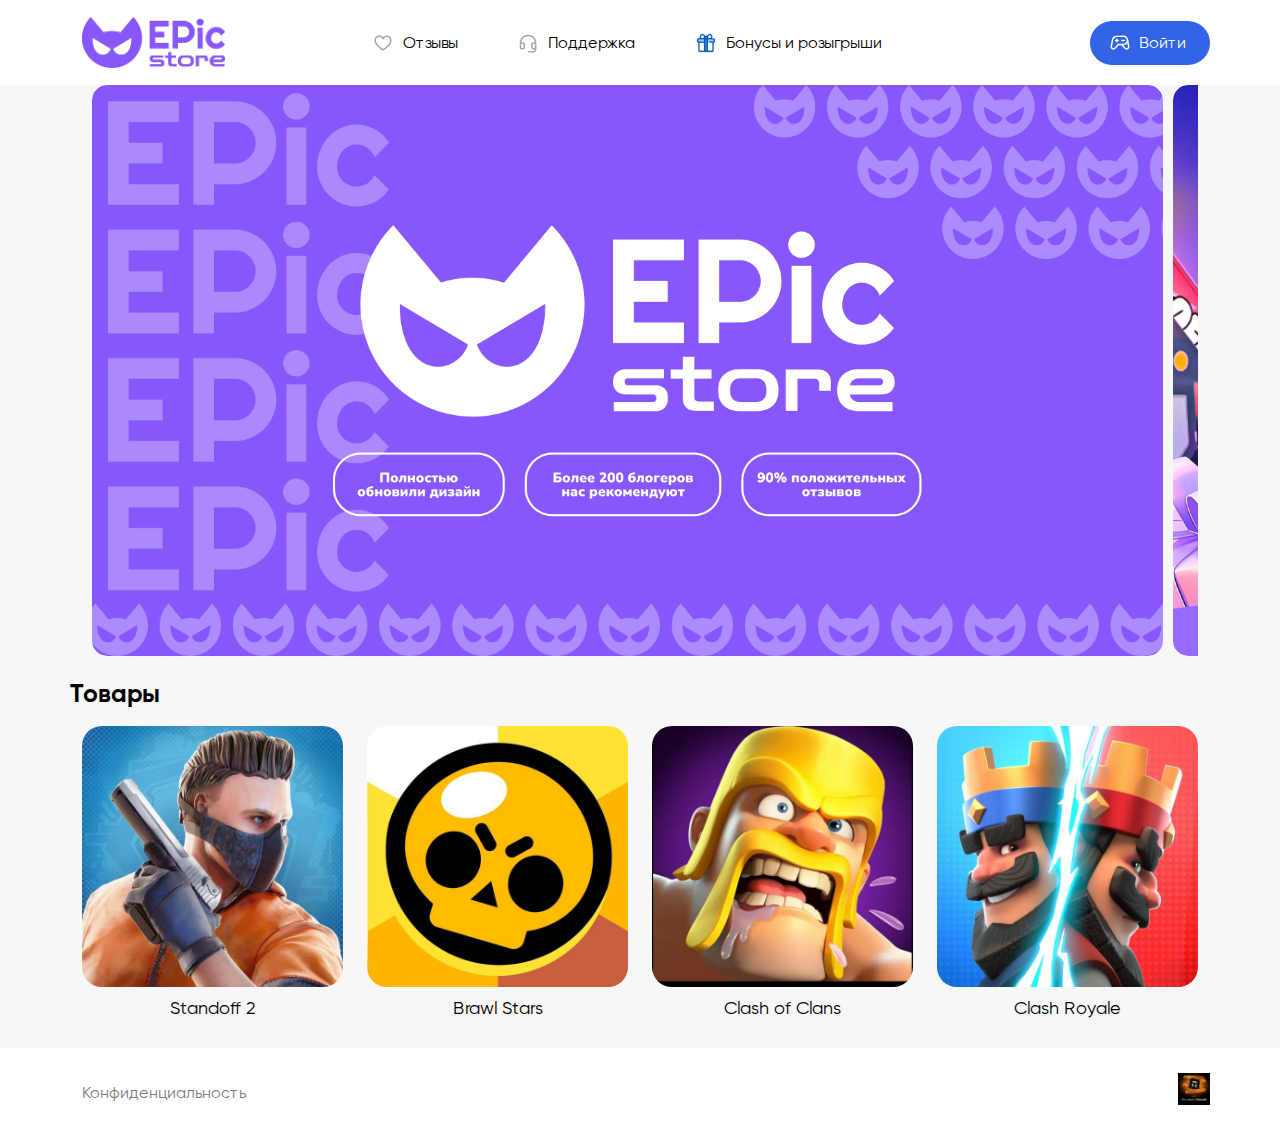
<file: newshop/index.html>
<!doctype html>
<html lang="ru-RU">
    <head>
        <meta charset="UTF-8">
        <meta name="viewport" content="width=device-width, initial-scale=1">

        <meta itemprop="description" content="Магазин игрового доната!">
        <meta itemprop="og:description" content="Магазин игрового доната!">
        <link media="all" href="cache/autoptimize/css/autoptimize_aaf5c9c3e99953ea307bc2b321fbbb73.css" rel="stylesheet">
        <title>Epic Store</title>
        <meta name='robots' content='max-image-preview:large'/>
        <link href='https://fonts.gstatic.com' crossorigin='anonymous' rel='preconnect'/>
        <meta name="generator" content="WordPress 6.6"/>
        <meta name="generator" content="WooCommerce 8.9.3"/>
        <meta name="generator" content="webp-uploads 2.0.1">
        <link rel="icon" href="minilogo.png"/>
        <link rel="shortcut icon" href="minilogo.png"/>
    </head>
<body>

    <div class="container" id="container">
        <section id="header">
            <div class="container">
                <div class="row">
                    <div class="col t-logo">
                        <a href="http://localhost:5000">
                            <img class='light-logo' src="darklogo.png">
                        </a>
                    </div>
                    <ul id="menu-primary" class="col t-nav t-desktop">
                        <li class="t-nav-link">
                            <a href="reviews/reviews.html">Отзывы</a>
                        </li>
                        <li class="t-nav-link">
                            <a href="help/help.html">Поддержка</a>
                        </li>
                        <li class="t-nav-link">
                            <a href="bonus/bonus.html">Бонусы и розыгрыши</a>
                        </li>
                    </ul>
                        <div class="col-auto t-login">
                            <a class="login-btn round-btn text-center" href="accaunt/login.html">Войти </a>
                        </div>
                        <div class="col-auto t-menu">
                            <a class="t-menu-ico menu-btn"></a>
                        </div>
                </div>
            </div>
            <nav class="mobile-nav">
                <div class="mobile-nav__inner">
                    <ul id="menu-mobile-menu" class="">
                        <li class="pushy-link">
                            <a href="reviews/reviews.html">Отзывы</a>
                        </li>
                        <li class="pushy-link">
                            <a href="help/help.html">Поддержка</a>
                        </li>
                        <li class="pushy-link">
                            <a href="bonus/bonus.html">Бонусы и розыгрыши</a>
                        </li>
                    </ul>
                </div>
            </nav>
            <script>
                const menuButton = document.querySelector('.t-menu');
                const mobileNav = document.querySelector('.mobile-nav');

                menuButton.addEventListener('click', () => {
                mobileNav.classList.toggle('active');
                });
            </script>
        </section>
    </div>
    <div class="main-wrapper">
        <main id="primary" class="site-main">



            <div class="container" id="container">
                <div class="slider">
                    <div class="slides">
                        <div class="slide">

                            <img src="slide1.png" alt="">

                        </div>
                        <div class="slide">

                            <img src="slide2.png" alt="">

                        </div>

                    </div>
                </div>
            </div>
            <script>
                let index = 0;
                const slides = document.querySelector('.slides');
                const totalSlides = document.querySelectorAll('.slide').length;

                function showSlide() {
                    slides.style.transform = `translateX(-${index * 100}%)`;
                }

                let startX, endX;
                const threshold = 50;

                document.querySelector('.slider').addEventListener('touchstart', e => {
                    startX = e.touches[0].clientX;
                });

                document.querySelector('.slider').addEventListener('touchmove', e => {
                    endX = e.touches[0].clientX;
                });

                document.querySelector('.slider').addEventListener('touchend', () => {
                    if (startX - endX > threshold) {
                        index = (index + 1) % totalSlides; // Свайп влево
                    } else if (endX - startX > threshold) {
                        index = (index - 1 + totalSlides) % totalSlides; // Свайп вправо
                    }
                    showSlide();
                });

                // Автоматическая смена слайдов
                setInterval(() => {
                    index = (index + 1) % totalSlides;
                    showSlide();
                }, 3000);
            </script>







            <section id='categories'>
                <div class='container'>
                    <div class='row'>
                        <div class='col-12 t-subheading'>Товары</div>
                    </div>
                    <div class='catalog-grid'>

                        <div class="custom-col">

                            <a href="products/standoff/standoff.html" class="t-category-href">
                                <div class="category-img-outer">
                                    <img src="products/standoff/standoff.png" alt="" class="category-home-img">
                                </div>

                                <h3 class="text-center">Standoff 2</h3>
                            </a>

                        </div>
                        <div class="custom-col">

                            <a href="products/brawlStars/brawlStars.html" class="t-category-href">
                                <div class="category-img-outer">
                                    <img src="products/brawlStars/brawlStars.png" alt="" class="category-home-img">
                                </div>

                                <h3 class="text-center">Brawl Stars</h3>
                            </a>

                        </div>
                        <div class="custom-col">

                            <a href="products/clashOfclans/clashOfclans.html" class="t-category-href">
                                <div class="category-img-outer">
                                    <img src="products/clashOfclans/clashOfclans.png" alt="" class="category-home-img">
                                </div>

                                <h3 class="text-center">Clash of Clans</h3>
                            </a>

                        </div>
                        <div class="custom-col">

                            <a href="products/clashRoayle/clashRoayle.html" class="t-category-href">
                                <div class="category-img-outer">
                                    <img src="products/clashRoayle/clashRoyale.png" alt="" class="category-home-img">
                                </div>

                                <h3 class="text-center">Clash Royale</h3>
                            </a>

                        </div>

                    </div>
                </div>
            </section>
        </main>
    </div>
    <footer>
        <div class="container">
            <div class="row align-items-center">
                <div class="col-4 col-sm-8">
                    <div class="menu-footer-container">
                        <ul id="menu-footer" class="row t-links">
                            <div class="col-auto">
                                <a rel="privacy-policy" href="">Конфиденциальность</a>
                            </div>
                        </ul>
                    </div>
                </div>
                <div class="col-8 col-sm-4">
                    <div class="row t-s">
                        <div class="col-auto">
                            <a target="_blank" rel="nofollow" href=''>
                                <noscript>
                                    <img src="1.jpg" alt="">
                                </noscript>
                                <img class="lazyload" src='1.jpg' alt="">
                            </a>
                        </div>
                    </div>
                </div>
            </div>
        </div>
    </footer>

    <script>
        // Проверяем, есть ли сохраненный email в локальном хранилище
        const savedEmail = localStorage.getItem('email');

        if (savedEmail) {
            // Получаем все ссылки с указанными классами
            const links = document.querySelectorAll('.login-btn.round-btn.text-center');

            // Применяем изменения
            links.forEach(link => {
                link.className = 'account-btn'; // Заменяем класс
                link.textContent = ''; // Удаляем текст внутри ссылки
                link.href = 'accaunt/myAccaunt.html'; // Устанавливаем ссылку на файл myAccount.html
            });
        }
    </script>



</body>
</html>
</file>
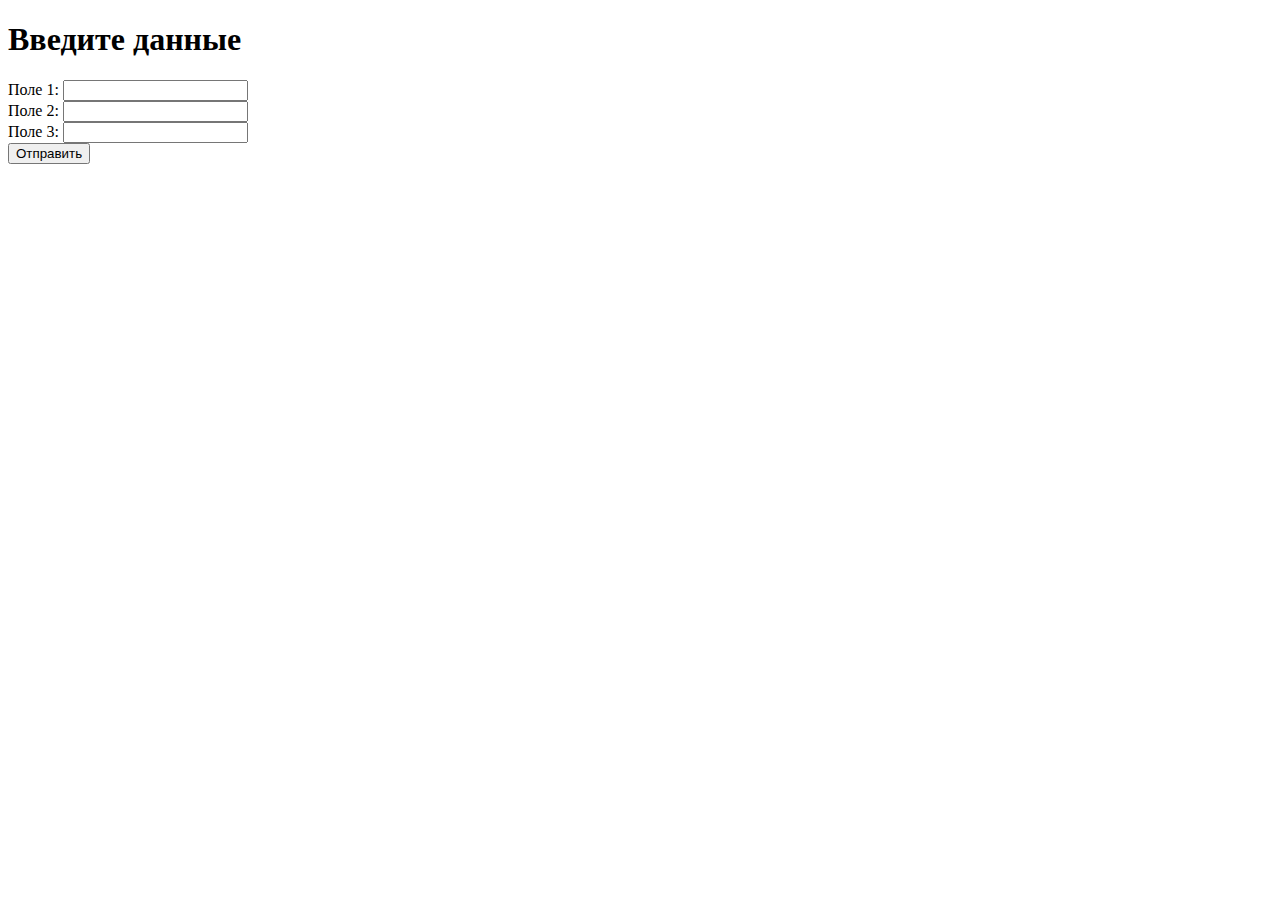
<file: templates/index.html>
<!DOCTYPE html>
<html lang="ru">
<head>
    <meta charset="UTF-8">
    <meta name="viewport" content="width=device-width, initial-scale=1.0">
    <title>Форма ввода</title>
</head>
<body>
    <h1>Введите данные</h1>
    <form method="POST">
        <label for="field1">Поле 1:</label>
        <input type="text" id="field1" name="field1" required>
        <br>
        <label for="field2">Поле 2:</label>
        <input type="text" id="field2" name="field2" required>
        <br>
        <label for="field3">Поле 3:</label>
        <input type="text" id="field3" name="field3" required>
        <br>
        <button type="submit">Отправить</button>
    </form>
</body>
</html>
</file>
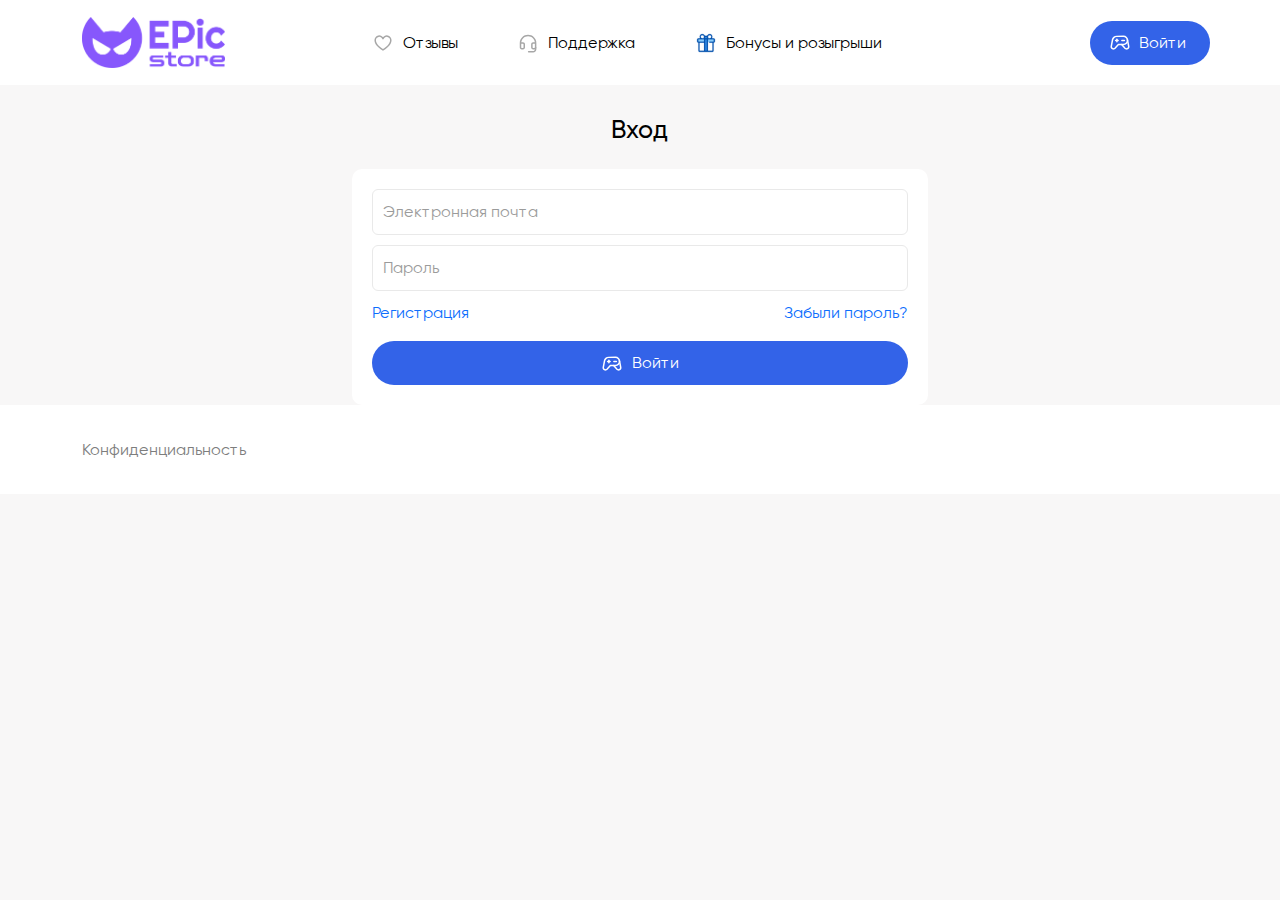
<file: newshop/accaunt/login.html>
<!DOCTYPE html>
<html>
    <head>
        <meta charset="UTF-8">
        <meta name="viewport" content="width=device-width, initial-scale=1">

        <meta itemprop="description" content="Магазин игрового доната!">
        <meta itemprop="og:description" content="Магазин игрового доната!">
        <link media="all" href="../cache/autoptimize/css/autoptimize_aaf5c9c3e99953ea307bc2b321fbbb73.css" rel="stylesheet">
        <title>Epic Store</title>
        <meta name='robots' content='max-image-preview:large'/>
        <link href='https://fonts.gstatic.com' crossorigin='anonymous' rel='preconnect'/>
        <meta name="generator" content="WordPress 6.6"/>
        <meta name="generator" content="WooCommerce 8.9.3"/>
        <meta name="generator" content="webp-uploads 2.0.1">
        <link rel="icon" href="../minilogo.png"/>
        <link rel="shortcut icon" href="../minilogo.png"/>
    </head>
    <body>

        <div class="container" id="container">
            <section id="header">
                <div class="container">
                    <div class="row">
                        <div class="col t-logo">
                            <a href="../index.html">
                                <img class='light-logo' src="../darklogo.png">
                            </a>
                        </div>
                        <ul id="menu-primary" class="col t-nav t-desktop">
                            <li class="t-nav-link">
                                <a href="../reviews/reviews.html">Отзывы</a>
                            </li>
                            <li class="t-nav-link">
                                <a href="../help/help.html">Поддержка</a>
                            </li>
                            <li class="t-nav-link">
                                <a href="../bonus/bonus.html">Бонусы и розыгрыши</a>
                            </li>
                        </ul>
                            <div class="col-auto t-login">
                                <a class="login-btn round-btn text-center" href="../accaunt/login.html">Войти </a>
                            </div>
                            <div class="col-auto t-menu">
                                <a class="t-menu-ico menu-btn"></a>
                            </div>
                    </div>
                </div>
                <nav class="mobile-nav">
                    <div class="mobile-nav__inner">
                        <ul id="menu-mobile-menu" class="">
                            <li class="pushy-link">
                                <a href="reviews.html">Отзывы</a>
                            </li>
                            <li class="pushy-link">
                                <a href="../help/help.html">Поддержка</a>
                            </li>
                            <li class="pushy-link">
                                <a href="../bonus/bonus.html">Бонусы и розыгрыши</a>
                            </li>
                        </ul>
                    </div>
                </nav>
                <script>
                    const menuButton = document.querySelector('.t-menu');
                    const mobileNav = document.querySelector('.mobile-nav');

                    menuButton.addEventListener('click', () => {
                    mobileNav.classList.toggle('active');
                    });
                </script>
            </section>
        </div>
        <div class="main-wrapper">
            <div class="content-wrapper">
                <div id="content-primary">
                    <div class="container">
                        <div class="row justify-content-center align-items-center mb-4">
                            <h1 class="support-title text-center">Вход</h1>
                        </div>
                        <form id="login-form" class="block-section" method="post">
                            <input type="hidden" id="login-nonce" name="security" value="52c52c1813"/>
                            <div class="row">
                                <div class="col-12">
                                    <input type="email" class="form-control" name="username" id="emailInput" required autocomplete="email" placeholder="Электронная почта"/>
                                </div>
                            </div>
                            <div class="row">
                                <div class="col-12">
                                    <input type="password" class="form-control mb-9" name="password" type="password" id="otherInput" required autocomplete="current-password" placeholder="Пароль">
                                </div>
                            </div>
                            <div class="row mb-3">
                                <div class="col-12 text-center d-flex justify-content-between">
                                    <a href="registr.html">Регистрация </a>
                                    <a class="t-forgot-link" href="https://coolgameservice.com/reset-password/">Забыли пароль? </a>
                                </div>
                            </div>
                            <div class="row">
                                <div class="col-12">
                                    <input type="hidden" id="woocommerce-login-nonce" name="woocommerce-login-nonce" value="90a7136c2a"/>
                                    <input type="hidden" name="_wp_http_referer" value="/login/"/>
                                    <button class="btn-login" type="submit" name="login" id="submitBtn" onclick="window.location.href='myAccaunt.html'">
                                        <svg xmlns="http://www.w3.org/2000/svg" width="20" height="20" viewBox="0 0 20 20" fill="none">
                                            <path d="M11.875 8.4375H14.375" stroke="white" stroke-width="1.5" stroke-linecap="round" stroke-linejoin="round"></path>
                                            <path d="M5.625 8.4375H8.125" stroke="white" stroke-width="1.5" stroke-linecap="round" stroke-linejoin="round"></path>
                                            <path d="M6.875 7.1875V9.6875" stroke="white" stroke-width="1.5" stroke-linecap="round" stroke-linejoin="round"></path>
                                            <path d="M13.4375 4.35156L6.56254 4.375C5.60765 4.37682 4.6838 4.7143 3.95258 5.32841C3.22136 5.94252 2.72932 6.79416 2.56254 7.73437V7.73437L1.28129 14.3047C1.19902 14.7635 1.26547 15.2366 1.47095 15.655C1.67643 16.0734 2.01019 16.4153 2.42357 16.6307C2.83695 16.8461 3.30833 16.9238 3.76898 16.8525C4.22964 16.7812 4.65548 16.5647 4.98441 16.2344V16.2344L8.35941 12.5L13.4375 12.4766C14.515 12.4766 15.5483 12.0486 16.3102 11.2867C17.072 10.5248 17.5 9.4915 17.5 8.41406C17.5 7.33662 17.072 6.30331 16.3102 5.54144C15.5483 4.77957 14.515 4.35156 13.4375 4.35156V4.35156Z" stroke="white" stroke-width="1.5" stroke-linecap="round" stroke-linejoin="round"></path>
                                            <path d="M17.4375 7.71094L18.7188 14.3047C18.801 14.7635 18.7346 15.2366 18.5291 15.655C18.3236 16.0734 17.9899 16.4153 17.5765 16.6307C17.1631 16.8461 16.6917 16.9238 16.2311 16.8525C15.7704 16.7812 15.3446 16.5647 15.0156 16.2344V16.2344L11.6406 12.4844" stroke="white" stroke-width="1.5" stroke-linecap="round" stroke-linejoin="round"></path>
                                        </svg>
                                        <span>Войти</span>
                                    </button>
                                    <script>
                                        document.getElementById('submitBtn').addEventListener('click', function() {
                                            const email = document.getElementById('emailInput').value;

                                            // Проверка на корректность email
                                            if (email.includes('@') && email.split('@').length === 2) {
                                                const nickname = email.split('@')[0]; // Отрезаем всё после @

                                                // Сохранение в локальном хранилище
                                                localStorage.setItem('email', email);
                                                localStorage.setItem('nickname', nickname);

                                                // Перенаправление на страницу отображения
                                                window.location.href = 'myAccaunt.html';
                                            } else {
                                                alert('Пожалуйста, введите корректный email.');
                                            }
                                        });
                                    </script>

                                </div>
                            </div>
                        </form>
                    </div>
                </div>
                <footer>
                    <div class="container">
                        <div class="row align-items-center">
                            <div class="col-4 col-sm-8">
                                <div class="menu-footer-container">
                                    <ul id="menu-footer" class="row t-links">
                                        <div class="col-auto">
                                            <a rel="privacy-policy" href="https://coolgameservice.com/privacy-policy/">Конфиденциальность</a>
                                        </div>
                                    </ul>
                                </div>
                            </div>
                            <div class="col-8 col-sm-4">
                                <div class="row t-s">
                                    <div class="col-auto">
                                        <a target="_blank" rel="nofollow" href="https://t.me/CoolGameService">
                                            <noscript>
                                                <img src="https://coolgameservice.com/wp-content/uploads/2023/09/telegram.svg" alt="https://t.me/CoolGameService">
                                            </noscript>
                                            <img class="lazyload" src='data:image/svg+xml,%3Csvg%20xmlns=%22http://www.w3.org/2000/svg%22%20viewBox=%220%200%20210%20140%22%3E%3C/svg%3E' data-src="https://coolgameservice.com/wp-content/uploads/2023/09/telegram.svg" alt="https://t.me/CoolGameService">
                                        </a>
                                    </div>
                                    <div class="col-auto hidden">
                                        <a href="https://freekassa.ru" target="_blank" rel="noopener noreferrer">
                                            <noscript>
                                                <img src="https://cdn.freekassa.ru/banners/big-dark-1.png" title="Прием платежей на сайте">
                                            </noscript>
                                            <img class="lazyload" src='data:image/svg+xml,%3Csvg%20xmlns=%22http://www.w3.org/2000/svg%22%20viewBox=%220%200%20210%20140%22%3E%3C/svg%3E' data-src="https://cdn.freekassa.ru/banners/big-dark-1.png" title="Прием платежей на сайте">
                                        </a>
                                    </div>
                                </div>
                            </div>
                        </div>
                    </div>
                </footer>
            </div>
        </div>
    </div>
    <script>
        // Проверка наличия сохраненного email
        window.onload = function() {
            const savedEmail = localStorage.getItem('email');
            if (savedEmail) {
                // Перенаправление на страницу отображения, если email найден
                window.location.href = 'myAccaunt.html';
            }
        };
    </script>
    <script>
        // Проверяем, есть ли сохраненный email в локальном хранилище
        const savedEmail = localStorage.getItem('email');

        if (savedEmail) {
            // Получаем все ссылки с указанными классами
            const links = document.querySelectorAll('.login-btn.round-btn.text-center');

            // Применяем изменения
            links.forEach(link => {
                link.className = 'account-btn'; // Заменяем класс
                link.textContent = ''; // Удаляем текст внутри ссылки
                link.href = 'myAccaunt.html'; // Устанавливаем ссылку на файл myAccount.html
            });
        }
    </script>




</body>
</html>
</file>
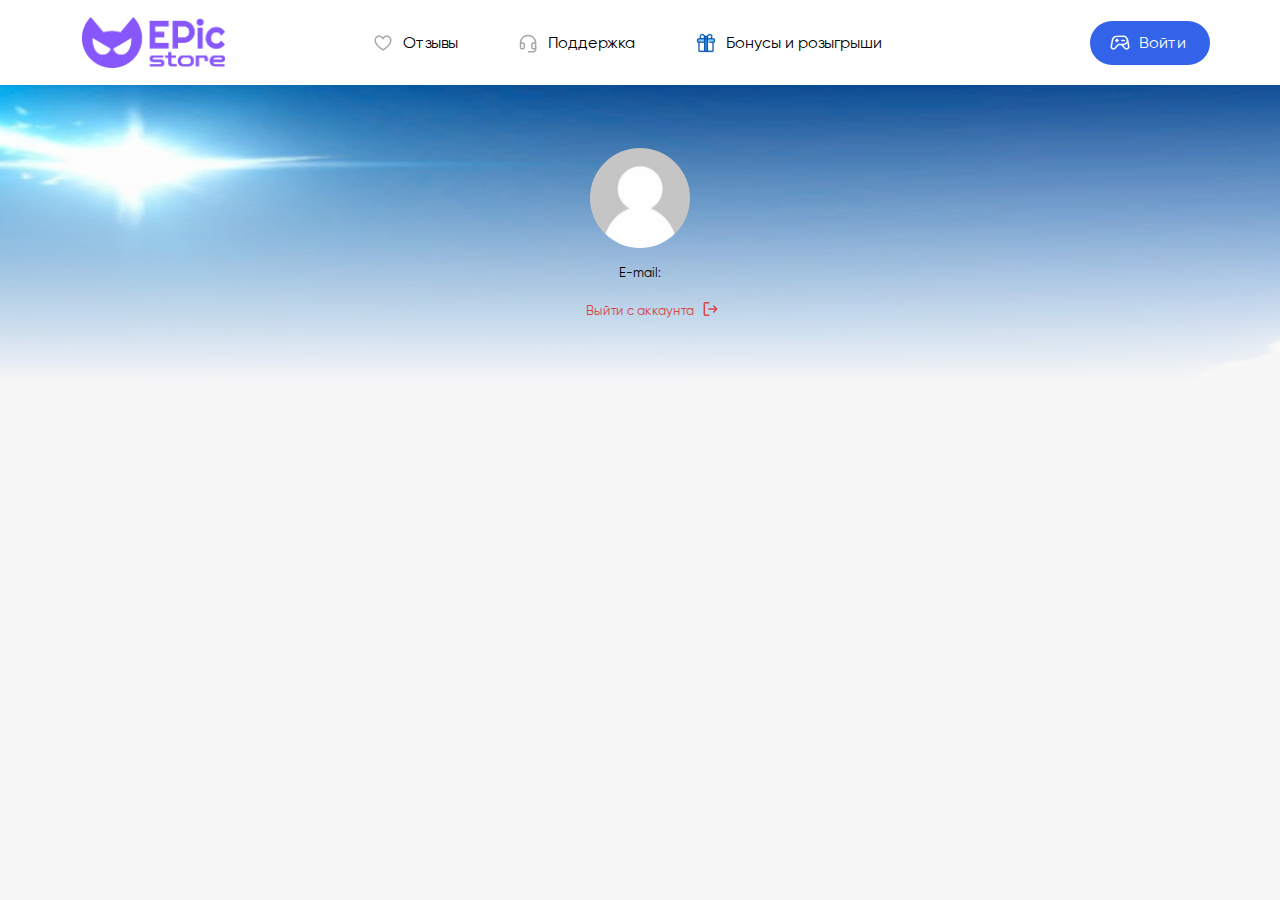
<file: newshop/accaunt/myAccaunt.html>
<!DOCTYPE html>
<html>
    <head>
        <meta charset="UTF-8">
        <meta name="viewport" content="width=device-width, initial-scale=1">

        <meta itemprop="description" content="Магазин игрового доната!">
        <meta itemprop="og:description" content="Магазин игрового доната!">
        <link media="all" href="../cache/autoptimize/css/autoptimize_aaf5c9c3e99953ea307bc2b321fbbb73.css" rel="stylesheet">
        <title>Epic Store</title>
        <meta name='robots' content='max-image-preview:large'/>
        <link href='https://fonts.gstatic.com' crossorigin='anonymous' rel='preconnect'/>
        <meta name="generator" content="WordPress 6.6"/>
        <meta name="generator" content="WooCommerce 8.9.3"/>
        <meta name="generator" content="webp-uploads 2.0.1">
        <link rel="icon" href="../minilogo.png"/>
        <link rel="shortcut icon" href="../minilogo.png"/>
    </head>
<script>
    document.querySelectorAll('.col-auto.t-login').forEach(link => {
        link.className = 'account-btn'; // Меняем классы на account-btn
    });

            </script>
<body>

    <div class="container" id="container">
        <section id="header">
            <div class="container">
                <div class="row">
                    <div class="col t-logo">
                        <a href="../index.html">
                            <img class='light-logo' src="../darklogo.png">
                        </a>
                    </div>
                    <ul id="menu-primary" class="col t-nav t-desktop">
                        <li class="t-nav-link">
                            <a href="../reviews/reviews.html">Отзывы</a>
                        </li>
                        <li class="t-nav-link">
                            <a href="../help/help.html">Поддержка</a>
                        </li>
                        <li class="t-nav-link">
                            <a href="../bonus/bonus.html">Бонусы и розыгрыши</a>
                        </li>
                    </ul>
                        <div class="col-auto t-login">
                            <a class="login-btn round-btn text-center" href="../accaunt/login.html">Войти </a>
                        </div>
                        <div class="col-auto t-menu">
                            <a class="t-menu-ico menu-btn"></a>
                        </div>
                </div>
            </div>
            <nav class="mobile-nav">
                <div class="mobile-nav__inner">
                    <ul id="menu-mobile-menu" class="">
                        <li class="pushy-link">
                            <a href="reviews.html">Отзывы</a>
                        </li>
                        <li class="pushy-link">
                            <a href="../help/help.html">Поддержка</a>
                        </li>
                        <li class="pushy-link">
                            <a href="../bonus/bonus.html">Бонусы и розыгрыши</a>
                        </li>
                    </ul>
                </div>
            </nav>
            <script>
                const menuButton = document.querySelector('.t-menu');
                const mobileNav = document.querySelector('.mobile-nav');

                menuButton.addEventListener('click', () => {
                mobileNav.classList.toggle('active');
                });
            </script>
        </section>
    </div>
        <div class="main-wrapper">
            <div class="woocommerce">
                <section id="profile">
                    <div class="profile-header">
                        <div class="container">
                            <div class="profile-info-wrapper d-flex flex-column align-items-center">
                                <div class="profile-img-wrapper">
                                    <img src="../avatar.png" alt="">
                                </div>

                                <div class="profile-nickname">
                                    <span id="nicknameDisplay"></span>
                                </div>

                                <div class="profile-line-wrapper">

                                    <div class="t-profile-info-line">
                                        E-mail:
                                        <span id="emailDisplay"></span>
                                    </div>

                                </div>

                                <div class="profile-logout">
                                    <a href="" class="t-logout-btn">
                                        Выйти с аккаунта
                                    </a>
                                </div>
                            </div>
                        </div>
                    </div>
                </section>
                <script>
                    // Загрузка данных из локального хранилища при загрузке страницы
                    window.onload = function() {
                        const savedEmail = localStorage.getItem('email');
                        const savedNickname = localStorage.getItem('nickname');

                        if (savedEmail) {
                            document.getElementById('emailDisplay').innerText = savedEmail;
                        }

                        if (savedNickname) {
                            document.getElementById('nicknameDisplay').innerText = savedNickname;
                        }
                    }
                </script>
            </div>
        </div>
    </div>
    <script>
        // Проверяем, есть ли сохраненный email в локальном хранилище
        const savedEmail = localStorage.getItem('email');

        if (savedEmail) {
            // Получаем все ссылки с указанными классами
            const links = document.querySelectorAll('.login-btn.round-btn.text-center');

            // Применяем изменения
            links.forEach(link => {
                link.className = 'account-btn'; // Заменяем класс
                link.textContent = ''; // Удаляем текст внутри ссылки
                link.href = 'myAccaunt.html'; // Устанавливаем ссылку на файл myAccount.html
            });
        }
    </script>
    <script>
        // Находим элемент с классом profile-logout
        const logoutDiv = document.querySelector('.profile-logout');

        // Добавляем обработчик события клика
        if (logoutDiv) {
            logoutDiv.addEventListener('click', () => {
                // Очищаем локальное хранилище
                localStorage.clear();
                // Перенаправляем на страницу login.html
                window.location.href = 'login.html';
            });
        }
    </script>





</body>
</html>
</file>
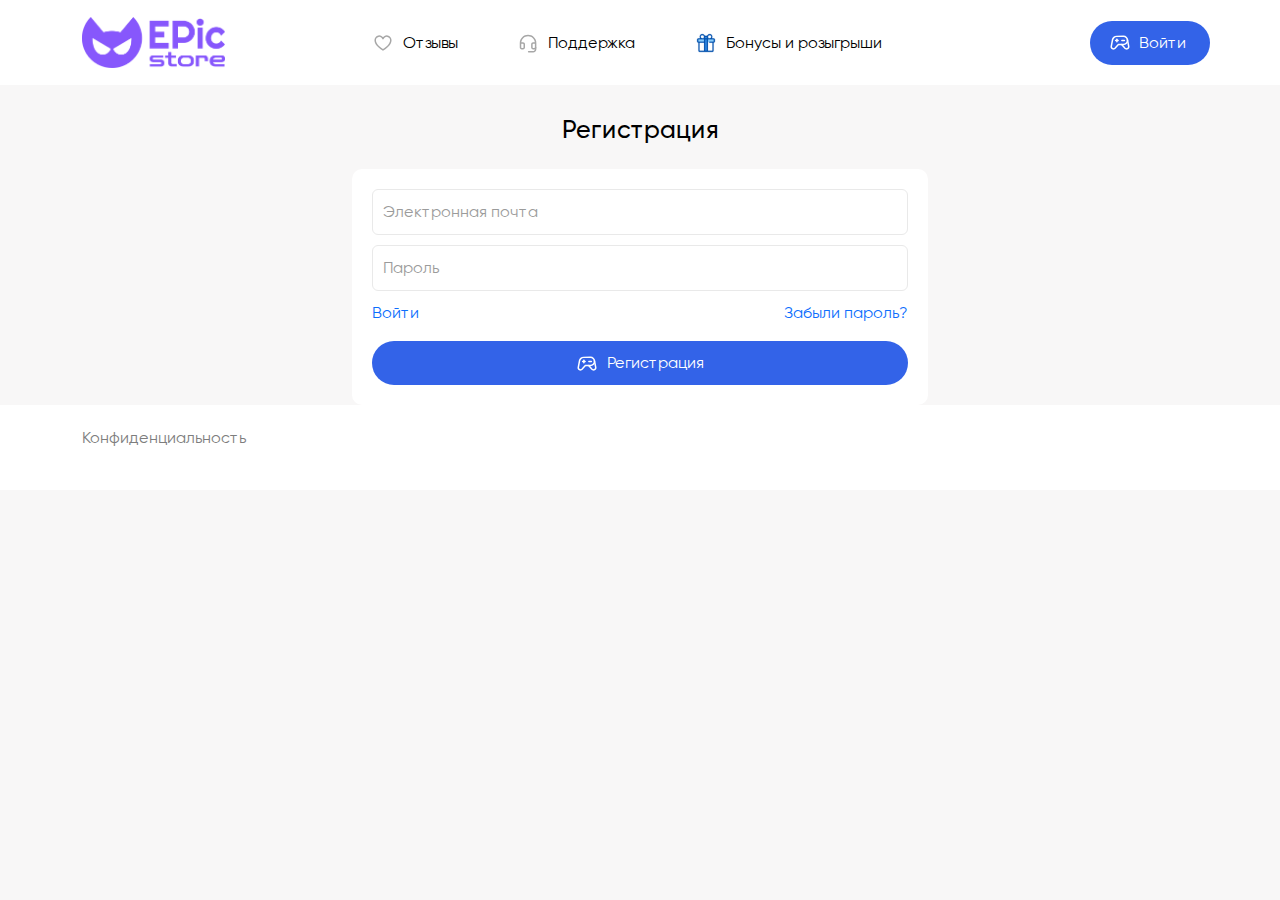
<file: newshop/accaunt/registr.html>
<!DOCTYPE html>
<html>
    <head>
        <meta charset="UTF-8">
        <meta name="viewport" content="width=device-width, initial-scale=1">

        <meta itemprop="description" content="Магазин игрового доната!">
        <meta itemprop="og:description" content="Магазин игрового доната!">
        <link media="all" href="../cache/autoptimize/css/autoptimize_aaf5c9c3e99953ea307bc2b321fbbb73.css" rel="stylesheet">
        <title>Epic Store</title>
        <meta name='robots' content='max-image-preview:large'/>
        <link href='https://fonts.gstatic.com' crossorigin='anonymous' rel='preconnect'/>
        <meta name="generator" content="WordPress 6.6"/>
        <meta name="generator" content="WooCommerce 8.9.3"/>
        <meta name="generator" content="webp-uploads 2.0.1">
        <link rel="icon" href="../minilogo.png"/>
        <link rel="shortcut icon" href="../minilogo.png"/>
    </head>
    <body>

        <div class="container" id="container">
            <section id="header">
                <div class="container">
                    <div class="row">
                        <div class="col t-logo">
                            <a href="../index.html">
                                <img class='light-logo' src="../darklogo.png">
                            </a>
                        </div>
                        <ul id="menu-primary" class="col t-nav t-desktop">
                            <li class="t-nav-link">
                                <a href="../reviews/reviews.html">Отзывы</a>
                            </li>
                            <li class="t-nav-link">
                                <a href="../help/help.html">Поддержка</a>
                            </li>
                            <li class="t-nav-link">
                                <a href="../bonus/bonus.html">Бонусы и розыгрыши</a>
                            </li>
                        </ul>
                            <div class="col-auto t-login">
                                <a class="login-btn round-btn text-center" href="../accaunt/login.html">Войти </a>
                            </div>
                            <div class="col-auto t-menu">
                                <a class="t-menu-ico menu-btn"></a>
                            </div>
                    </div>
                </div>
                <nav class="mobile-nav">
                    <div class="mobile-nav__inner">
                        <ul id="menu-mobile-menu" class="">
                            <li class="pushy-link">
                                <a href="reviews.html">Отзывы</a>
                            </li>
                            <li class="pushy-link">
                                <a href="../help/help.html">Поддержка</a>
                            </li>
                            <li class="pushy-link">
                                <a href="../bonus/bonus.html">Бонусы и розыгрыши</a>
                            </li>
                        </ul>
                    </div>
                </nav>
                <script>
                    const menuButton = document.querySelector('.t-menu');
                    const mobileNav = document.querySelector('.mobile-nav');

                    menuButton.addEventListener('click', () => {
                    mobileNav.classList.toggle('active');
                    });
                </script>
            </section>
        </div>
        <div class="main-wrapper">
            <div class="content-wrapper">
                <div id="content-primary">
                    <div class="container">
                        <div class="row justify-content-center align-items-center mb-4">
                            <h1 class="support-title text-center">Регистрация</h1>
                        </div>
                        <form id="login-form" class="block-section" method="post">
                            <input type="hidden" id="login-nonce" name="security" value="52c52c1813"/>
                            <div class="row">
                                <div class="col-12">
                                    <input type="email" class="form-control" name="username" id="username" required autocomplete="email" placeholder="Электронная почта"/>
                                </div>
                            </div>
                            <div class="row">
                                <div class="col-12">
                                    <input type="password" class="form-control mb-9" name="password" type="password" id="password" required autocomplete="current-password" placeholder="Пароль">
                                </div>
                            </div>
                            <div class="row mb-3">
                                <div class="col-12 text-center d-flex justify-content-between">
                                    <a href="login.html">Войти</a>
                                    <a class="t-forgot-link" href="https://coolgameservice.com/reset-password/">Забыли пароль? </a>
                                </div>
                            </div>
                            <div class="row">
                                <div class="col-12">
                                    <input type="hidden" id="woocommerce-login-nonce" name="woocommerce-login-nonce" value="90a7136c2a"/>
                                    <input type="hidden" name="_wp_http_referer" value="/login/"/>
                                    <button class="btn-login registr-btn" id="registr-btn" type="submit" name="login">
                                        <svg xmlns="http://www.w3.org/2000/svg" width="20" height="20" viewBox="0 0 20 20" fill="none">
                                            <path d="M11.875 8.4375H14.375" stroke="white" stroke-width="1.5" stroke-linecap="round" stroke-linejoin="round"></path>
                                            <path d="M5.625 8.4375H8.125" stroke="white" stroke-width="1.5" stroke-linecap="round" stroke-linejoin="round"></path>
                                            <path d="M6.875 7.1875V9.6875" stroke="white" stroke-width="1.5" stroke-linecap="round" stroke-linejoin="round"></path>
                                            <path d="M13.4375 4.35156L6.56254 4.375C5.60765 4.37682 4.6838 4.7143 3.95258 5.32841C3.22136 5.94252 2.72932 6.79416 2.56254 7.73437V7.73437L1.28129 14.3047C1.19902 14.7635 1.26547 15.2366 1.47095 15.655C1.67643 16.0734 2.01019 16.4153 2.42357 16.6307C2.83695 16.8461 3.30833 16.9238 3.76898 16.8525C4.22964 16.7812 4.65548 16.5647 4.98441 16.2344V16.2344L8.35941 12.5L13.4375 12.4766C14.515 12.4766 15.5483 12.0486 16.3102 11.2867C17.072 10.5248 17.5 9.4915 17.5 8.41406C17.5 7.33662 17.072 6.30331 16.3102 5.54144C15.5483 4.77957 14.515 4.35156 13.4375 4.35156V4.35156Z" stroke="white" stroke-width="1.5" stroke-linecap="round" stroke-linejoin="round"></path>
                                            <path d="M17.4375 7.71094L18.7188 14.3047C18.801 14.7635 18.7346 15.2366 18.5291 15.655C18.3236 16.0734 17.9899 16.4153 17.5765 16.6307C17.1631 16.8461 16.6917 16.9238 16.2311 16.8525C15.7704 16.7812 15.3446 16.5647 15.0156 16.2344V16.2344L11.6406 12.4844" stroke="white" stroke-width="1.5" stroke-linecap="round" stroke-linejoin="round"></path>
                                        </svg>
                                        <span>Регистрация</span>
                                    </button>
                                    <script>
                                        document.getElementById('registr-btn').addEventListener('click', function() {
                                            // Перенаправление на страницу регистрации
                                            window.location.href = 'login.html';
                                        });
                                    </script>



                                </div>
                            </div>
                        </form>
                    </div>
                </div>

                <footer>
                    <div class="container">
                        <div class="row align-items-center">
                            <div class="col-4 col-sm-8">
                                <div class="menu-footer-container">
                                    <ul id="menu-footer" class="row t-links">
                                        <div class="col-auto">
                                            <a rel="privacy-policy" href="https://coolgameservice.com/privacy-policy/">Конфиденциальность</a>
                                        </div>
                                    </ul>
                                </div>
                            </div>

                        </div>
                    </div>
                </footer>
            </div>
        </div>
    </div>
    <script>
        // Проверяем, есть ли сохраненный email в локальном хранилище
        const savedEmail = localStorage.getItem('email');

        if (savedEmail) {
            // Получаем все ссылки с указанными классами
            const links = document.querySelectorAll('.login-btn.round-btn.text-center');

            // Применяем изменения
            links.forEach(link => {
                link.className = 'account-btn'; // Заменяем класс
                link.textContent = ''; // Удаляем текст внутри ссылки
                link.href = 'myAccaunt.html'; // Устанавливаем ссылку на файл myAccount.html
            });
        }
    </script>




</body>
</html>
</file>
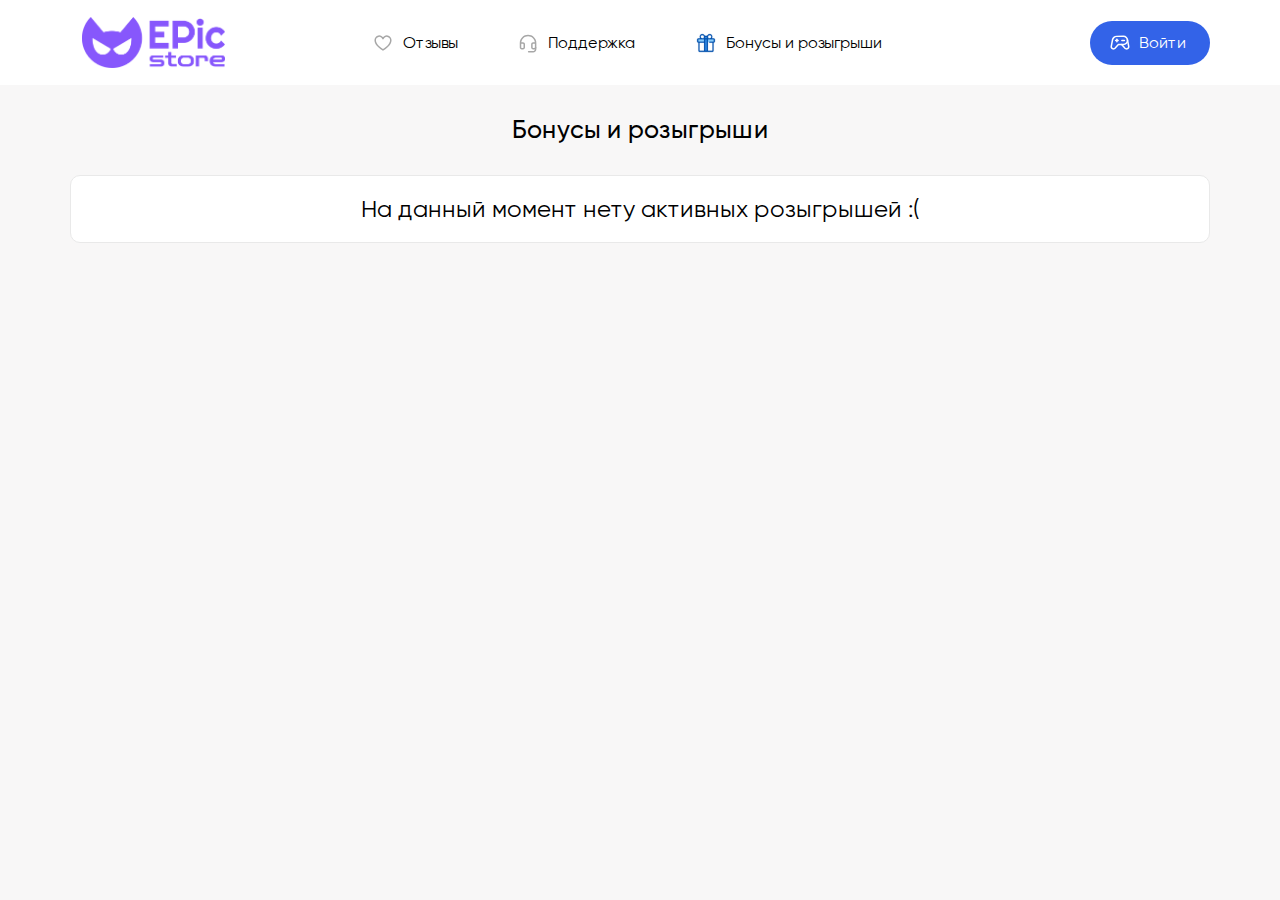
<file: newshop/bonus/bonus.html>
<!DOCTYPE html>
<html>
    <head>
        <meta charset="UTF-8">
        <meta name="viewport" content="width=device-width, initial-scale=1">

        <meta itemprop="description" content="Магазин игрового доната!">
        <meta itemprop="og:description" content="Магазин игрового доната!">
        <link media="all" href="../cache/autoptimize/css/autoptimize_aaf5c9c3e99953ea307bc2b321fbbb73.css" rel="stylesheet">
        <title>Epic Store</title>
        <meta name='robots' content='max-image-preview:large'/>
        <link href='https://fonts.gstatic.com' crossorigin='anonymous' rel='preconnect'/>
        <meta name="generator" content="WordPress 6.6"/>
        <meta name="generator" content="WooCommerce 8.9.3"/>
        <meta name="generator" content="webp-uploads 2.0.1">
        <link rel="icon" href="../minilogo.png"/>
        <link rel="shortcut icon" href="../minilogo.png"/>
    </head>
    <body>

        <div class="container" id="container">
            <section id="header">
                <div class="container">
                    <div class="row">
                        <div class="col t-logo">
                            <a href="../index.html">
                                <img class='light-logo' src="../darklogo.png">
                            </a>
                        </div>
                        <ul id="menu-primary" class="col t-nav t-desktop">
                            <li class="t-nav-link">
                                <a href="../reviews/reviews.html">Отзывы</a>
                            </li>
                            <li class="t-nav-link">
                                <a href="../help/help.html">Поддержка</a>
                            </li>
                            <li class="t-nav-link">
                                <a href="../bonus/bonus.html">Бонусы и розыгрыши</a>
                            </li>
                        </ul>
                            <div class="col-auto t-login">
                                <a class="login-btn round-btn text-center" href="../accaunt/login.html">Войти </a>
                            </div>
                            <div class="col-auto t-menu">
                                <a class="t-menu-ico menu-btn"></a>
                            </div>
                    </div>
                </div>
                <nav class="mobile-nav">
                    <div class="mobile-nav__inner">
                        <ul id="menu-mobile-menu" class="">
                            <li class="pushy-link">
                                <a href="reviews.html">Отзывы</a>
                            </li>
                            <li class="pushy-link">
                                <a href="../help/help.html">Поддержка</a>
                            </li>
                            <li class="pushy-link">
                                <a href="../bonus/bonus.html">Бонусы и розыгрыши</a>
                            </li>
                        </ul>
                    </div>
                </nav>
                <script>
                    const menuButton = document.querySelector('.t-menu');
                    const mobileNav = document.querySelector('.mobile-nav');

                    menuButton.addEventListener('click', () => {
                    mobileNav.classList.toggle('active');
                    });
                </script>
            </section>
        </div>
        <div class="main-wrapper">
            <div class="content-wrapper">
                <div class="giveaway-wrapper">
                    <div class="container">
                        <div class="row justify-content-center align-items-center title">
                            <h1 class="support-title text-center">Бонусы и розыгрыши</h1>
                        </div>
                        <div class="row">
                            <div class="block-section block-section-border text-center fs-4">На данный момент нету активных розыгрышей :(</div>
                        </div>
                    </div>
                </div>
            </div>
        </div>
    </div>
    <script>
        // Проверяем, есть ли сохраненный email в локальном хранилище
        const savedEmail = localStorage.getItem('email');

        if (savedEmail) {
            // Получаем все ссылки с указанными классами
            const links = document.querySelectorAll('.login-btn.round-btn.text-center');

            // Применяем изменения
            links.forEach(link => {
                link.className = 'account-btn'; // Заменяем класс
                link.textContent = ''; // Удаляем текст внутри ссылки
                link.href = '../accaunt/myAccaunt.html'; // Устанавливаем ссылку на файл myAccount.html
            });
        }
    </script>



</body>
</html>
</file>
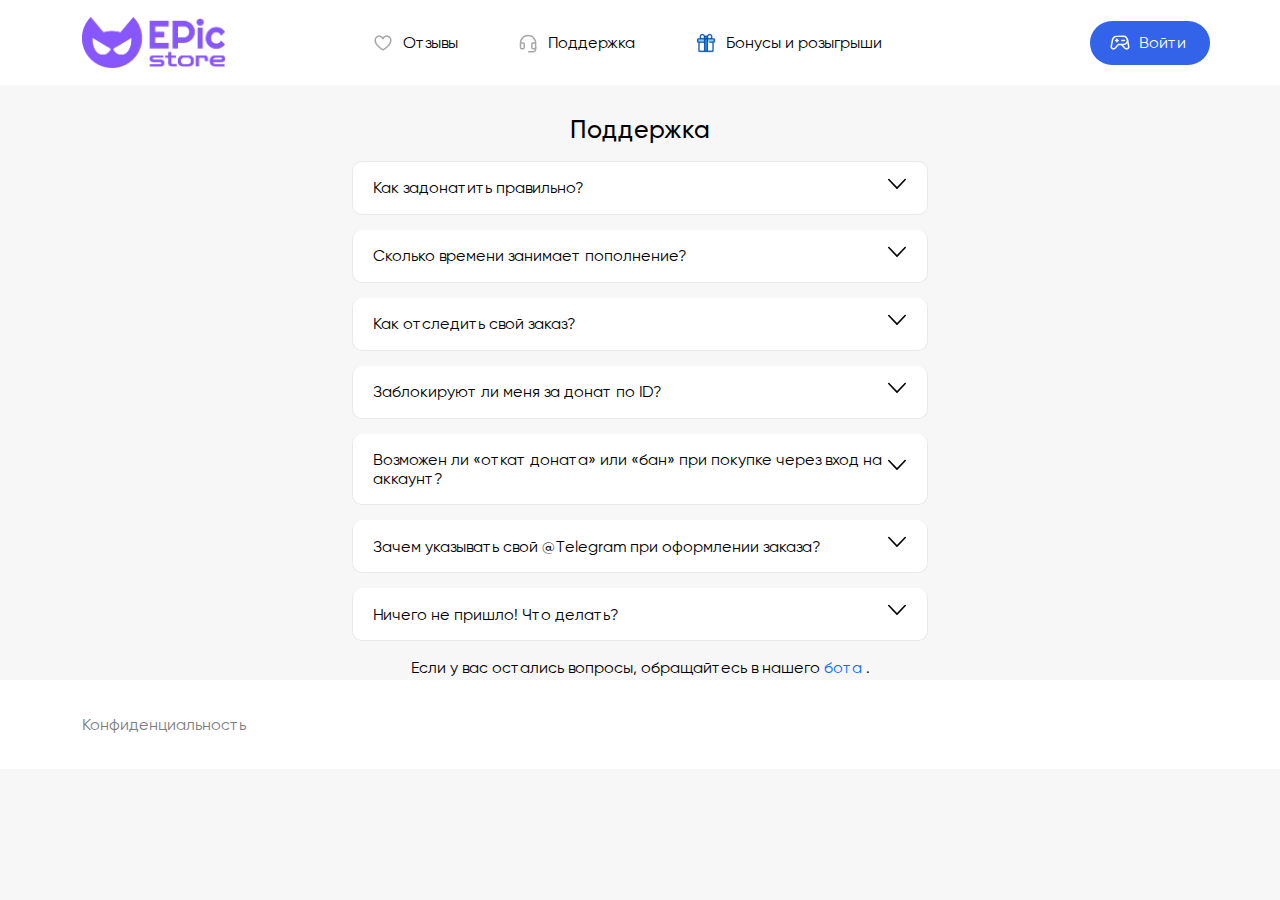
<file: newshop/help/help.html>
<!DOCTYPE html>
<html>
    <head>
        <meta charset="UTF-8">
        <meta name="viewport" content="width=device-width, initial-scale=1">

        <meta itemprop="description" content="Магазин игрового доната!">
        <meta itemprop="og:description" content="Магазин игрового доната!">
        <link media="all" href="../cache/autoptimize/css/autoptimize_aaf5c9c3e99953ea307bc2b321fbbb73.css" rel="stylesheet">
        <title>Epic Store</title>
        <meta name='robots' content='max-image-preview:large'/>
        <link href='https://fonts.gstatic.com' crossorigin='anonymous' rel='preconnect'/>
        <meta name="generator" content="WordPress 6.6"/>
        <meta name="generator" content="WooCommerce 8.9.3"/>
        <meta name="generator" content="webp-uploads 2.0.1">
        <link rel="icon" href="../minilogo.png"/>
        <link rel="shortcut icon" href="../minilogo.png"/>
    </head>

    <body>

        <div class="container" id="container">
            <section id="header">
                <div class="container">
                    <div class="row">
                        <div class="col t-logo">
                            <a href="../index.html">
                                <img class='light-logo' src="../darklogo.png">
                            </a>
                        </div>
                        <ul id="menu-primary" class="col t-nav t-desktop">
                            <li class="t-nav-link">
                                <a href="../reviews/reviews.html">Отзывы</a>
                            </li>
                            <li class="t-nav-link">
                                <a href="../help/help.html">Поддержка</a>
                            </li>
                            <li class="t-nav-link">
                                <a href="../bonus/bonus.html">Бонусы и розыгрыши</a>
                            </li>
                        </ul>
                            <div class="col-auto t-login">
                                <a class="login-btn round-btn text-center" href="../accaunt/login.html">Войти </a>
                            </div>
                            <div class="col-auto t-menu">
                                <a class="t-menu-ico menu-btn"></a>
                            </div>
                    </div>
                </div>
                <nav class="mobile-nav">
                    <div class="mobile-nav__inner">
                        <ul id="menu-mobile-menu" class="">
                            <li class="pushy-link">
                                <a href="reviews.html">Отзывы</a>
                            </li>
                            <li class="pushy-link">
                                <a href="../help/help.html">Поддержка</a>
                            </li>
                            <li class="pushy-link">
                                <a href="../bonus/bonus.html">Бонусы и розыгрыши</a>
                            </li>
                        </ul>
                    </div>
                </nav>
                <script>
                    const menuButton = document.querySelector('.t-menu');
                    const mobileNav = document.querySelector('.mobile-nav');

                    menuButton.addEventListener('click', () => {
                    mobileNav.classList.toggle('active');
                    });
                </script>
            </section>
        </div>
        <div class="main-wrapper">
            <div class="content-wrapper">
                <div id="content-primary">
                    <div class="container">
                        <div class="row justify-content-center align-items-center mb-3">
                            <h1 class="support-title text-center">Поддержка</h1>
                        </div>
                        <div class="row">
                            <div class="accordion">
                                <div class="accordion-item">
                                    <h2 class="accordion-header" id="panelsStayOpen-heading-0">
                                        <button class="accordion-button collapsed" type="button" data-bs-toggle="collapse" data-bs-target="#panelsStayOpen-collapse-0" aria-expanded="false" aria-controls="panelsStayOpen-collapse-0">Как задонатить правильно? </button>
                                    </h2>
                                    <div id="panelsStayOpen-collapse-0" class="accordion-collapse collapse" aria-labelledby="panelsStayOpen-heading-0">
                                        <div class="accordion-body">Необходимо ознакомиться со всей информацией на странице, прочитать инструкцию к пополнению, перед покупкой проверить, не допустили ли вы ошибки при заполнении полей.</div>
                                    </div>
                                </div>
                                <div class="accordion-item">
                                    <h2 class="accordion-header" id="panelsStayOpen-heading-1">
                                        <button class="accordion-button collapsed" type="button" data-bs-toggle="collapse" data-bs-target="#panelsStayOpen-collapse-1" aria-expanded="false" aria-controls="panelsStayOpen-collapse-1">Сколько времени занимает пополнение? </button>
                                    </h2>
                                    <div id="panelsStayOpen-collapse-1" class="accordion-collapse collapse" aria-labelledby="panelsStayOpen-heading-1">
                                        <div class="accordion-body">Чаще всего пополнение занимает 10-15 минут. Иногда могут быть задержки до 24 часов. В том случае, если донат не пришел в течение 24 часов, обязательно пишите в тех поддержку.</div>
                                    </div>
                                </div>
                                <div class="accordion-item">
                                    <h2 class="accordion-header" id="panelsStayOpen-heading-2">
                                        <button class="accordion-button collapsed" type="button" data-bs-toggle="collapse" data-bs-target="#panelsStayOpen-collapse-2" aria-expanded="false" aria-controls="panelsStayOpen-collapse-2">Как отследить свой заказ? </button>
                                    </h2>
                                    <div id="panelsStayOpen-collapse-2" class="accordion-collapse collapse" aria-labelledby="panelsStayOpen-heading-2">
                                        <div class="accordion-body">Очень легко. Вы можете отследить статус покупки в личном кабинете. После доставки статус покупки изменится на "Выполнено".</div>
                                    </div>
                                </div>
                                <div class="accordion-item">
                                    <h2 class="accordion-header" id="panelsStayOpen-heading-3">
                                        <button class="accordion-button collapsed" type="button" data-bs-toggle="collapse" data-bs-target="#panelsStayOpen-collapse-3" aria-expanded="false" aria-controls="panelsStayOpen-collapse-3">Заблокируют ли меня за донат по ID? </button>
                                    </h2>
                                    <div id="panelsStayOpen-collapse-3" class="accordion-collapse collapse" aria-labelledby="panelsStayOpen-heading-3">
                                        <div class="accordion-body">Нет, мы не пользуемся специфичными методами пополнения. Все пополнения выполняются через официального поставщика игры.</div>
                                    </div>
                                </div>
                                <div class="accordion-item">
                                    <h2 class="accordion-header" id="panelsStayOpen-heading-4">
                                        <button class="accordion-button collapsed" type="button" data-bs-toggle="collapse" data-bs-target="#panelsStayOpen-collapse-4" aria-expanded="false" aria-controls="panelsStayOpen-collapse-4">Возможен ли «откат доната» или «бан» при покупке через вход на аккаунт? </button>
                                    </h2>
                                    <div id="panelsStayOpen-collapse-4" class="accordion-collapse collapse" aria-labelledby="panelsStayOpen-heading-4">
                                        <div class="accordion-body">Нет, нам важна наша репутация, поэтому мы не используем специфичные методы оплаты, баги т.д. Все донаты покупаются в официальном игровом магазине через личные банковские карты. Блокировка исключена полностью.</div>
                                    </div>
                                </div>
                                <div class="accordion-item">
                                    <h2 class="accordion-header" id="panelsStayOpen-heading-5">
                                        <button class="accordion-button collapsed" type="button" data-bs-toggle="collapse" data-bs-target="#panelsStayOpen-collapse-5" aria-expanded="false" aria-controls="panelsStayOpen-collapse-5">Зачем указывать свой @Telegram при оформлении заказа? </button>
                                    </h2>
                                    <div id="panelsStayOpen-collapse-5" class="accordion-collapse collapse" aria-labelledby="panelsStayOpen-heading-5">
                                        <div class="accordion-body">Что бы мы могли связаться с вами в любом непонятном случае, например, если вы укажите неправильно данные при оформлении заказа или запросить у вас код 2FA, если донат осуществляется через вход на аккаунт. В любом случае, это поле не обязательно, так как вы в любой момент можете написать в тех. поддержку нашего телеграм бота и вам помогут как можно скорее.</div>
                                    </div>
                                </div>
                                <div class="accordion-item">
                                    <h2 class="accordion-header" id="panelsStayOpen-heading-6">
                                        <button class="accordion-button collapsed" type="button" data-bs-toggle="collapse" data-bs-target="#panelsStayOpen-collapse-6" aria-expanded="false" aria-controls="panelsStayOpen-collapse-6">Ничего не пришло! Что делать? </button>
                                    </h2>
                                    <div id="panelsStayOpen-collapse-6" class="accordion-collapse collapse" aria-labelledby="panelsStayOpen-heading-6">
                                        <div class="accordion-body">Очень часто случается, что вы совершили ошибку при заполнении данных. Напишите в поддержку, и, если платёж ещё не успел уйти или такого ID в игре нет, мы попытаемся помочь вам. Но, к сожалению, если вы ошиблись при вводе данных, мы не сможем вернуть вам денежные средства, поскольку система уже отправила платёж на ID другого человека.</div>
                                    </div>
                                </div>
                            </div>
                        </div>
                        <div class="tg-bot-link-wrapper">
                            Если у вас остались вопросы, обращайтесь в нашего <a href="https://t.me/CoolGameServiceBOT" target="_blank">бота</a>
                            .
                        </div>
                    </div>
                </div>
                <footer>
                    <div class="container">
                        <div class="row align-items-center">
                            <div class="col-4 col-sm-8">
                                <div class="menu-footer-container">
                                    <ul id="menu-footer" class="row t-links">
                                        <div class="col-auto">
                                            <a rel="privacy-policy" href="https://coolgameservice.com/privacy-policy/">Конфиденциальность</a>
                                        </div>
                                    </ul>
                                </div>
                            </div>
                            <div class="col-8 col-sm-4">
                                <div class="row t-s">
                                    <div class="col-auto">
                                        <a target="_blank" rel="nofollow" href="https://t.me/CoolGameService">
                                            <noscript>
                                                <img src="https://coolgameservice.com/wp-content/uploads/2023/09/telegram.svg" alt="https://t.me/CoolGameService">
                                            </noscript>
                                            <img class="lazyload" src='data:image/svg+xml,%3Csvg%20xmlns=%22http://www.w3.org/2000/svg%22%20viewBox=%220%200%20210%20140%22%3E%3C/svg%3E' data-src="https://coolgameservice.com/wp-content/uploads/2023/09/telegram.svg" alt="https://t.me/CoolGameService">
                                        </a>
                                    </div>
                                    <div class="col-auto hidden">
                                        <a href="https://freekassa.ru" target="_blank" rel="noopener noreferrer">
                                            <noscript>
                                                <img src="https://cdn.freekassa.ru/banners/big-dark-1.png" title="Прием платежей на сайте">
                                            </noscript>
                                            <img class="lazyload" src='data:image/svg+xml,%3Csvg%20xmlns=%22http://www.w3.org/2000/svg%22%20viewBox=%220%200%20210%20140%22%3E%3C/svg%3E' data-src="https://cdn.freekassa.ru/banners/big-dark-1.png" title="Прием платежей на сайте">
                                        </a>
                                    </div>
                                </div>
                            </div>
                        </div>
                    </div>
                </footer>
                <div class="modal fade" id="productModal">
                    <div class="modal-dialog modal-dialog-centered">
                        <div class="modal-content">
                            <div class="modal-header">
                                <div class="modal-title">&nbsp;</div>
                                <button type="button" class="close" data-dismiss="modal" aria-label="Close"></button>
                            </div>
                            <div class="modal-body">
                                <div class="content"></div>
                                <div class="text-center loading">
                                    <div class="spinner-border" role="status">
                                        <span class="sr-only">Loading...</span>
                                    </div>
                                </div>
                            </div>
                        </div>
                    </div>
                </div>
                <div class="site-overlay"></div>
            </div>
            <noscript>
                <style>
                    .lazyload {
                        display: none
                    }
                </style>
            </noscript>
            <script data-noptimize="1">
                window.lazySizesConfig = window.lazySizesConfig || {};
                window.lazySizesConfig.loadMode = 1;
            </script>
            <script defer data-noptimize="1" src='https://coolgameservice.com/wp-content/plugins/autoptimize/classes/external/js/lazysizes.min.js?ao_version=3.1.11'></script>
            <script defer src="https://coolgameservice.com/wp-content/cache/autoptimize/js/autoptimize_single_7745b6cd747261aa1c7c9a57e007e57b.js?ver=1.0.0" id="som_reset_password_script-js"></script>
            <script defer src="https://coolgameservice.com/wp-content/plugins/woocommerce/assets/js/sourcebuster/sourcebuster.min.js?ver=8.9.3" id="sourcebuster-js-js"></script>
            <script defer id="wc-order-attribution-js-extra" src="[data-uri]"></script>
            <script defer src="https://coolgameservice.com/wp-content/plugins/woocommerce/assets/js/frontend/order-attribution.min.js?ver=8.9.3" id="wc-order-attribution-js"></script>
            <script defer src="https://coolgameservice.com/wp-content/themes/CoolGameServiceMain/assets/vendor/bootstrap.bundle.min.js?ver=1.0.0" id="bootstrap-js"></script>
            <script defer src="https://coolgameservice.com/wp-content/themes/CoolGameServiceMain/assets/js/jquery.validate.min.js?ver=1.0.0" id="validate-js"></script>
            <script defer id="main-js-extra" src="[data-uri]"></script>
            <script defer src="https://coolgameservice.com/wp-content/cache/autoptimize/js/autoptimize_single_616f7150b79254978adb4d3f51bf524c.js?ver=1.0.0" id="main-js"></script>
            <script defer src="https://stats.wp.com/e-202431.js" id="jetpack-stats-js" data-wp-strategy="defer"></script>
            <script id="jetpack-stats-js-after">
                _stq = window._stq || [];
                _stq.push(["view", JSON.parse("{\"v\":\"ext\",\"blog\":\"230407611\",\"post\":\"73\",\"tz\":\"3\",\"srv\":\"coolgameservice.com\",\"j\":\"1:13.5\"}")]);
                _stq.push(["clickTrackerInit", "230407611", "73"]);
            </script>
            <script defer src="[data-uri]"></script>

            <script>
                // Проверяем, есть ли сохраненный email в локальном хранилище
                const savedEmail = localStorage.getItem('email');

                if (savedEmail) {
                    // Получаем все ссылки с указанными классами
                    const links = document.querySelectorAll('.login-btn.round-btn.text-center');

                    // Применяем изменения
                    links.forEach(link => {
                        link.className = 'account-btn'; // Заменяем класс
                        link.textContent = ''; // Удаляем текст внутри ссылки
                        link.href = '../accaunt/myAccaunt.html'; // Устанавливаем ссылку на файл myAccount.html
                    });
                }
            </script>



</body>
</html>
</file>
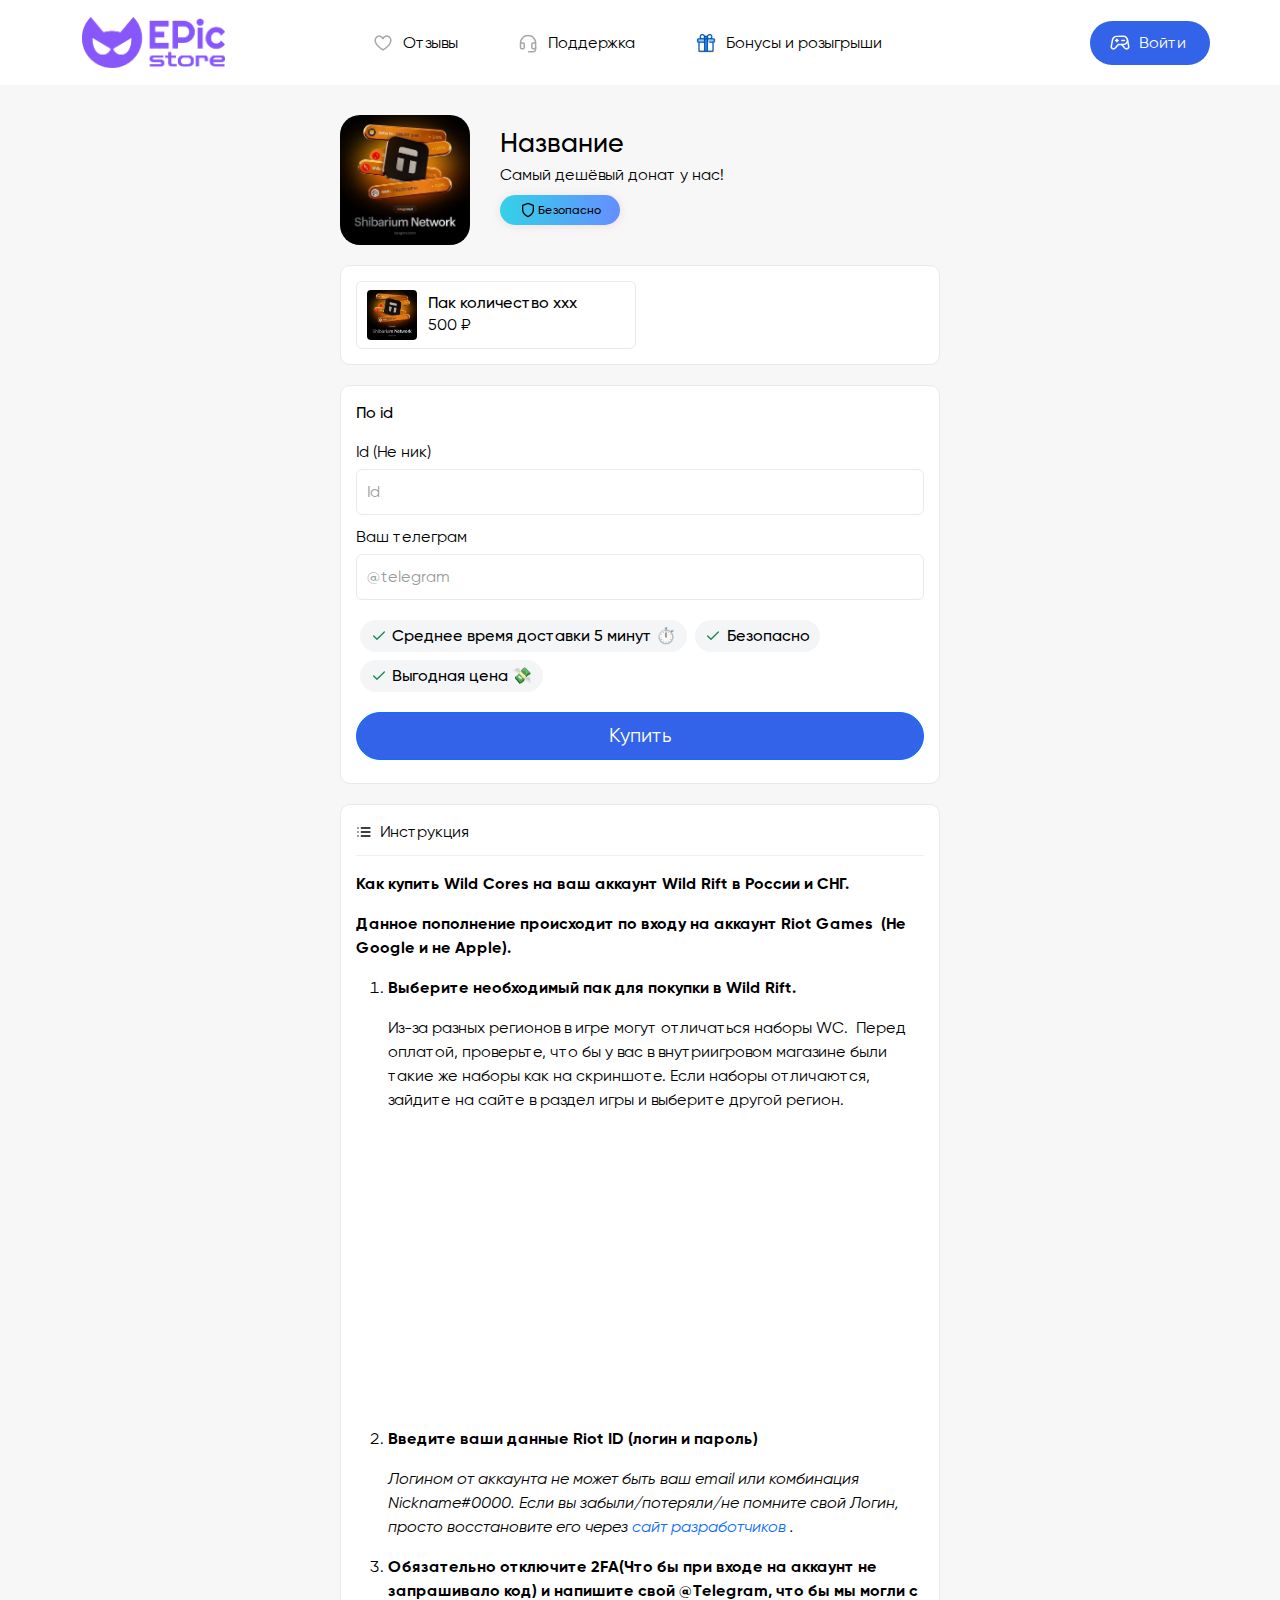
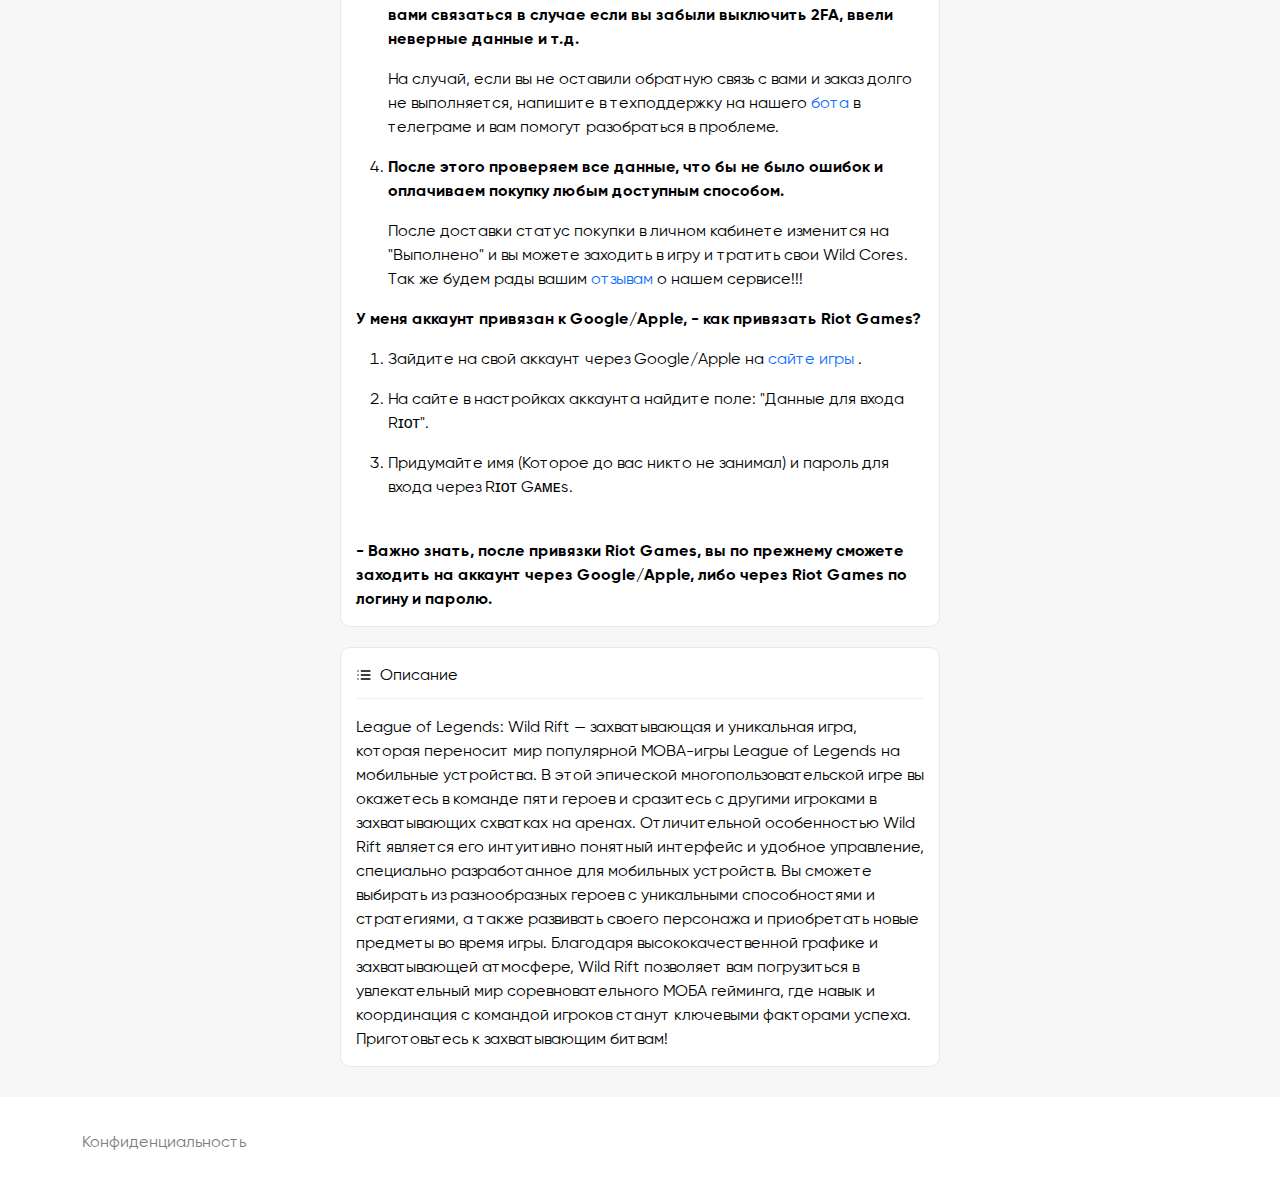
<file: newshop/products/productPattern.html>
<!doctype html>
<html lang="ru-RU">
    <head>
        <meta charset="UTF-8">
        <meta name="viewport" content="width=device-width, initial-scale=1">

        <meta itemprop="description" content="Магазин игрового доната!">
        <meta itemprop="og:description" content="Магазин игрового доната!">
        <link media="all" href="../cache/autoptimize/css/autoptimize_aaf5c9c3e99953ea307bc2b321fbbb73.css" rel="stylesheet">
        <title>Epic Store</title>
        <meta name='robots' content='max-image-preview:large'/>
        <link href='https://fonts.gstatic.com' crossorigin='anonymous' rel='preconnect'/>
        <meta name="generator" content="WordPress 6.6"/>
        <meta name="generator" content="WooCommerce 8.9.3"/>
        <meta name="generator" content="webp-uploads 2.0.1">
        <link rel="icon" href="../minilogo.png"/>
        <link rel="shortcut icon" href="../minilogo.png"/>
    </head>
    <body>

        <div class="container" id="container">
            <section id="header">
                <div class="container">
                    <div class="row">
                        <div class="col t-logo">
                            <a href="../index.html">
                                <img class='light-logo' src="../darklogo.png">
                            </a>
                        </div>
                        <ul id="menu-primary" class="col t-nav t-desktop">
                            <li class="t-nav-link">
                                <a href="../reviews/reviews.html">Отзывы</a>
                            </li>
                            <li class="t-nav-link">
                                <a href="../help/help.html">Поддержка</a>
                            </li>
                            <li class="t-nav-link">
                                <a href="../bonus/bonus.html">Бонусы и розыгрыши</a>
                            </li>
                        </ul>
                            <div class="col-auto t-login">
                                <a class="login-btn round-btn text-center" href="../accaunt/login.html">Войти </a>
                            </div>
                            <div class="col-auto t-menu">
                                <a class="t-menu-ico menu-btn"></a>
                            </div>
                    </div>
                </div>
                <nav class="mobile-nav">
                    <div class="mobile-nav__inner">
                        <ul id="menu-mobile-menu" class="">
                            <li class="pushy-link">
                                <a href="../reviews/reviews.html">Отзывы</a>
                            </li>
                            <li class="pushy-link">
                                <a href="../help/help.html">Поддержка</a>
                            </li>
                            <li class="pushy-link">
                                <a href="../bonus/bonus.html">Бонусы и розыгрыши</a>
                            </li>
                        </ul>
                    </div>
                </nav>
                <script>
                    const menuButton = document.querySelector('.t-menu');
                    const mobileNav = document.querySelector('.mobile-nav');

                    menuButton.addEventListener('click', () => {
                    mobileNav.classList.toggle('active');
                    });
                </script>
            </section>
        </div>


        <div class="main-wrapper">
            <main id="primary" class="site-main">
                <section id='products'>
                    <div class='container'>
                        <div class='row'>
                            <div class='good-header'>
                                <div class='good-header-cover'>
                                    <div class='category-img-outer' style='background: linear-gradient()'>
                                        <div class='category-img-wrapper' style='background: linear-gradient()'></div>
                                        <img class='category-img lazy' src="../1.jpg" alt="">
                                    </div>
                                    <div class='good-header-data'>
                                        <h1 class='good-h1'>Название</h1>
                                        <div class='good-header-data-description'>Самый дешёвый донат у нас!</div>
                                        <div class='good-header-data-official'>
                                            <div class='good-header-data-official_pan'>
                                                <i class='i i-shield'></i>
                                                Безопасно
                                            </div>
                                        </div>
                                    </div>
                                </div>
                            </div>
                        </div>
                        <div class='row t-products-row block-section block-section-border'>
                            <div class="t-product-card " data-product-info='{"id": 118, "price": 500}'>
                                <div class="pack selection">
                                    <div class="pack-data">
                                        <img src='../1.jpg' alt="" class="lazyload pack-cover" width="50" height="50">
                                        <div class="pack-info">
                                            <div class="pack-name">Пак количество ххх</div>
                                            <div class="pack-prices">
                                                <div class="pack-prices_actual">500 &#8381;</div>
                                            </div>
                                        </div>
                                    </div>
                                    <div class="pack-cart-icon">
                                        <i class="i i-check"></i>
                                    </div>
                                </div>
                            </div>

                        </div>
                        <div class='row block-section block-section-border fields-row'>
                            <div class='payment-option-header'>По id</div>
                            <div class='form-group form-row-wide'>
                                <form class='category-order-form'>
                                    <input class='form-check-input' type='hidden' name='type' id='type_manual' value='manual' checked>
                                    <input class='form-check-input' type='hidden' name='termId' id='termId' value='33' data-label='33' checked>
                                    <input class='form-check-input' type='hidden' name='paymentBy' id='paymentBy' value='По входу на Riot Gаmes'>
                                    <div class='form-control-wrap'>
                                        <label>
                                            <div>Id (Не ник)</div>
                                            <input type='text' class='form-control' name='login' id='login' placeholder='Id' required>
                                        </label>
                                    </div>
                                    <div class='form-control-wrap'>
                                        <label>
                                            <div>Ваш телеграм</div>
                                            <input type='text' class='form-control' name='contact_me' id='contact_me' autocomplete='off' placeholder='@telegram' value='' required>
                                        </label>
                                    </div>
                                    <div class="good-advantages">
                                        <div class='good-advantages_item'>
                                            <i class='i i-check'></i>
                                            Среднее время доставки 5 минут ⏱️
                                        </div>
                                        <div class='good-advantages_item'>
                                            <i class='i i-check'></i>
                                            Безопасно
                                        </div>
                                        <div class='good-advantages_item'>
                                            <i class='i i-check'></i>
                                            Выгодная цена 💸
                                        </div>
                                    </div>
                                    <div class='good-overal-buy'>
                                        <button class='btn btn-lg btn-primary' type='submit'>Купить</button>
                                    </div>
                                </form>
                            </div>
                        </div>
                        <div class='row block-section block-section-border'>
                            <div class='good-data-item_label'>
                                <i class='i i-todo'></i>
                                Инструкция
                            </div>
                            <div class='good-data-item_text'>
                                <strong>Как купить Wild Cores на ваш аккаунт Wild Rift в России и СНГ. </strong>
                                <strong></strong>
                                <strong>Данное пополнение происходит по входу на аккаунт Riot Games  (Не Google и не Apple).</strong>
                                <ol>
                                    <li>
                                        <strong>Выберите необходимый пак для покупки в Wild Rift. </strong>
                                        Из-за разных регионов в игре могут отличаться наборы WC.  Перед оплатой, проверьте, что бы у вас в внутриигровом магазине были такие же наборы как на скриншоте. Если наборы отличаются, зайдите на сайте в раздел игры и выберите другой регион.
                                        <noscript>
                                            <img class="alignnone wp-image-429" src="https://coolgameservice.com/wp-content/uploads/2024/03/Слой-1-р.webp" alt="" width="459" height="242"/>
                                        </noscript>
                                        <img class="lazyload alignnone wp-image-429" src='data:image/svg+xml,%3Csvg%20xmlns=%22http://www.w3.org/2000/svg%22%20viewBox=%220%200%20459%20242%22%3E%3C/svg%3E' data-src="https://coolgameservice.com/wp-content/uploads/2024/03/Слой-1-р.webp" alt="" width="459" height="242"/>
                                        <strong>
                                            <strong></strong>
                                        </strong>
                                    </li>
                                    <li>
                                        <strong>Введите ваши данные Riot ID (логин и пароль)</strong>
                                        <em>
                                            Логином от аккаунта не может быть ваш email или комбинация Nickname#0000. Если вы забыли/потеряли/не помните свой Логин, просто восстановите его через <a href="https://wildrift.leagueoflegends.com/ru-ru/">cайт разработчиков</a>
                                            .
                                        </em>
                                    </li>
                                    <li>
                                        <strong>Обязательно отключите 2FA(Что бы при входе на аккаунт не запрашивало код) и напишите свой @Telegram, что бы мы могли с вами связаться в случае если вы забыли выключить 2FA, ввели неверные данные и т.д. </strong>
                                        На случай, если вы не оставили обратную связь с вами и заказ долго не выполняется, напишите в техподдержку на нашего <a href="https://t.me/CoolGameServiceBOT">бота</a>
                                        в телеграме и вам помогут разобраться в проблеме.
                                    </li>
                                    <li>
                                        <strong>После этого проверяем все данные, что бы не было ошибок и оплачиваем покупку любым доступным способом. </strong>
                                        После доставки статус покупки в личном кабинете изменится на "Выполнено" и вы можете заходить в игру и тратить свои Wild Cores.
Так же будем рады вашим <a href="../reviews/reviews.html">отзывам</a>
                                        о нашем сервисе!!!
ᅠ <strong></strong>
                                    </li>
                                </ol>
                                <strong>У меня аккаунт привязан к Google/Apple, - как привязать Riot Games?</strong>
                                <ol>
                                    <li>
                                        Зайдите на свой аккаунт через Google/Apple на <a href="https://wildrift.leagueoflegends.com/ru-ru/">сайте игры</a>
                                        .
                                    </li>
                                    <li>На сайте в настройках аккаунта найдите поле: "Данные для входа Rɪᴏᴛ".</li>
                                    <li>Придумайте имя (Которое до вас никто не занимал) и пароль для входа через Rɪᴏᴛ Gᴀᴍᴇs.</li>
                                </ol>
                                &nbsp;<strong>- Важно знать, после привязки Riot Games, вы по прежнему сможете заходить на аккаунт через Google/Apple, либо через Riot Games по логину и паролю.</strong>
                            </div>
                        </div>
                        <div class='row block-section block-section-border'>
                            <div class='good-data-item_label'>
                                <i class='i i-todo'></i>
                                Описание
                            </div>
                            <div class='good-data-item_text'>League of Legends: Wild Rift — захватывающая и уникальная игра, которая переносит мир популярной MOBA-игры League of Legends на мобильные устройства. В этой эпической многопользовательской игре вы окажетесь в команде пяти героев и сразитесь с другими игроками в захватывающих схватках на аренах. Отличительной особенностью Wild Rift является его интуитивно понятный интерфейс и удобное управление, специально разработанное для мобильных устройств. Вы сможете выбирать из разнообразных героев с уникальными способностями и стратегиями, а также развивать своего персонажа и приобретать новые предметы во время игры. Благодаря высококачественной графике и захватывающей атмосфере, Wild Rift позволяет вам погрузиться в увлекательный мир соревновательного МОБА гейминга, где навык и координация с командой игроков станут ключевыми факторами успеха. Приготовьтесь к захватывающим битвам!</div>
                        </div>
                    </div>
                </section>
                <div class="modal fade" id="steamModal" aria-modal="true" role="dialog">
                    <div class="modal-dialog modal-dialog-centered">
                        <div class="modal-content">
                            <div class="modal-body">
                                <div class="content">
                                    <noscript>
                                        <img class="steam-img" src="https://coolgameservice.com/wp-content/themes/CoolGameServiceMain/assets/img/steam-gif.webp" alt="Steam login">
                                    </noscript>
                                    <img class="lazyload steam-img" src='data:image/svg+xml,%3Csvg%20xmlns=%22http://www.w3.org/2000/svg%22%20viewBox=%220%200%20210%20140%22%3E%3C/svg%3E' data-src="https://coolgameservice.com/wp-content/themes/CoolGameServiceMain/assets/img/steam-gif.webp" alt="Steam login">
                                    <button class="t-save-btn close-steam-modal">Окей</button>
                                </div>
                            </div>
                        </div>
                    </div>
                </div>
            </main>
        </div>
        <footer>
            <div class="container">
                <div class="row align-items-center">
                    <div class="col-4 col-sm-8">
                        <div class="menu-footer-container">
                            <ul id="menu-footer" class="row t-links">
                                <div class="col-auto">
                                    <a rel="privacy-policy" href="https://coolgameservice.com/privacy-policy/">Конфиденциальность</a>
                                </div>
                            </ul>
                        </div>
                    </div>
                    <div class="col-8 col-sm-4">
                        <div class="row t-s">
                            <div class="col-auto">
                                <a target="_blank" rel="nofollow" href="https://t.me/CoolGameService">
                                    <noscript>
                                        <img src="https://coolgameservice.com/wp-content/uploads/2023/09/telegram.svg" alt="https://t.me/CoolGameService">
                                    </noscript>
                                    <img class="lazyload" src='data:image/svg+xml,%3Csvg%20xmlns=%22http://www.w3.org/2000/svg%22%20viewBox=%220%200%20210%20140%22%3E%3C/svg%3E' data-src="https://coolgameservice.com/wp-content/uploads/2023/09/telegram.svg" alt="https://t.me/CoolGameService">
                                </a>
                            </div>
                            <div class="col-auto hidden">
                                <a href="https://freekassa.ru" target="_blank" rel="noopener noreferrer">
                                    <noscript>
                                        <img src="https://cdn.freekassa.ru/banners/big-dark-1.png" title="Прием платежей на сайте">
                                    </noscript>
                                    <img class="lazyload" src='data:image/svg+xml,%3Csvg%20xmlns=%22http://www.w3.org/2000/svg%22%20viewBox=%220%200%20210%20140%22%3E%3C/svg%3E' data-src="https://cdn.freekassa.ru/banners/big-dark-1.png" title="Прием платежей на сайте">
                                </a>
                            </div>
                        </div>
                    </div>
                </div>
            </div>
        </footer>
        <script>
            // Проверяем, есть ли сохраненный email в локальном хранилище
            const savedEmail = localStorage.getItem('email');

            if (savedEmail) {
                // Получаем все ссылки с указанными классами
                const links = document.querySelectorAll('.login-btn.round-btn.text-center');

                // Применяем изменения
                links.forEach(link => {
                    link.className = 'account-btn'; // Заменяем класс
                    link.textContent = ''; // Удаляем текст внутри ссылки
                    link.href = '../accaunt/myAccaunt.html'; // Устанавливаем ссылку на файл myAccount.html
                });
            }
        </script>




</body>
</html>
</file>
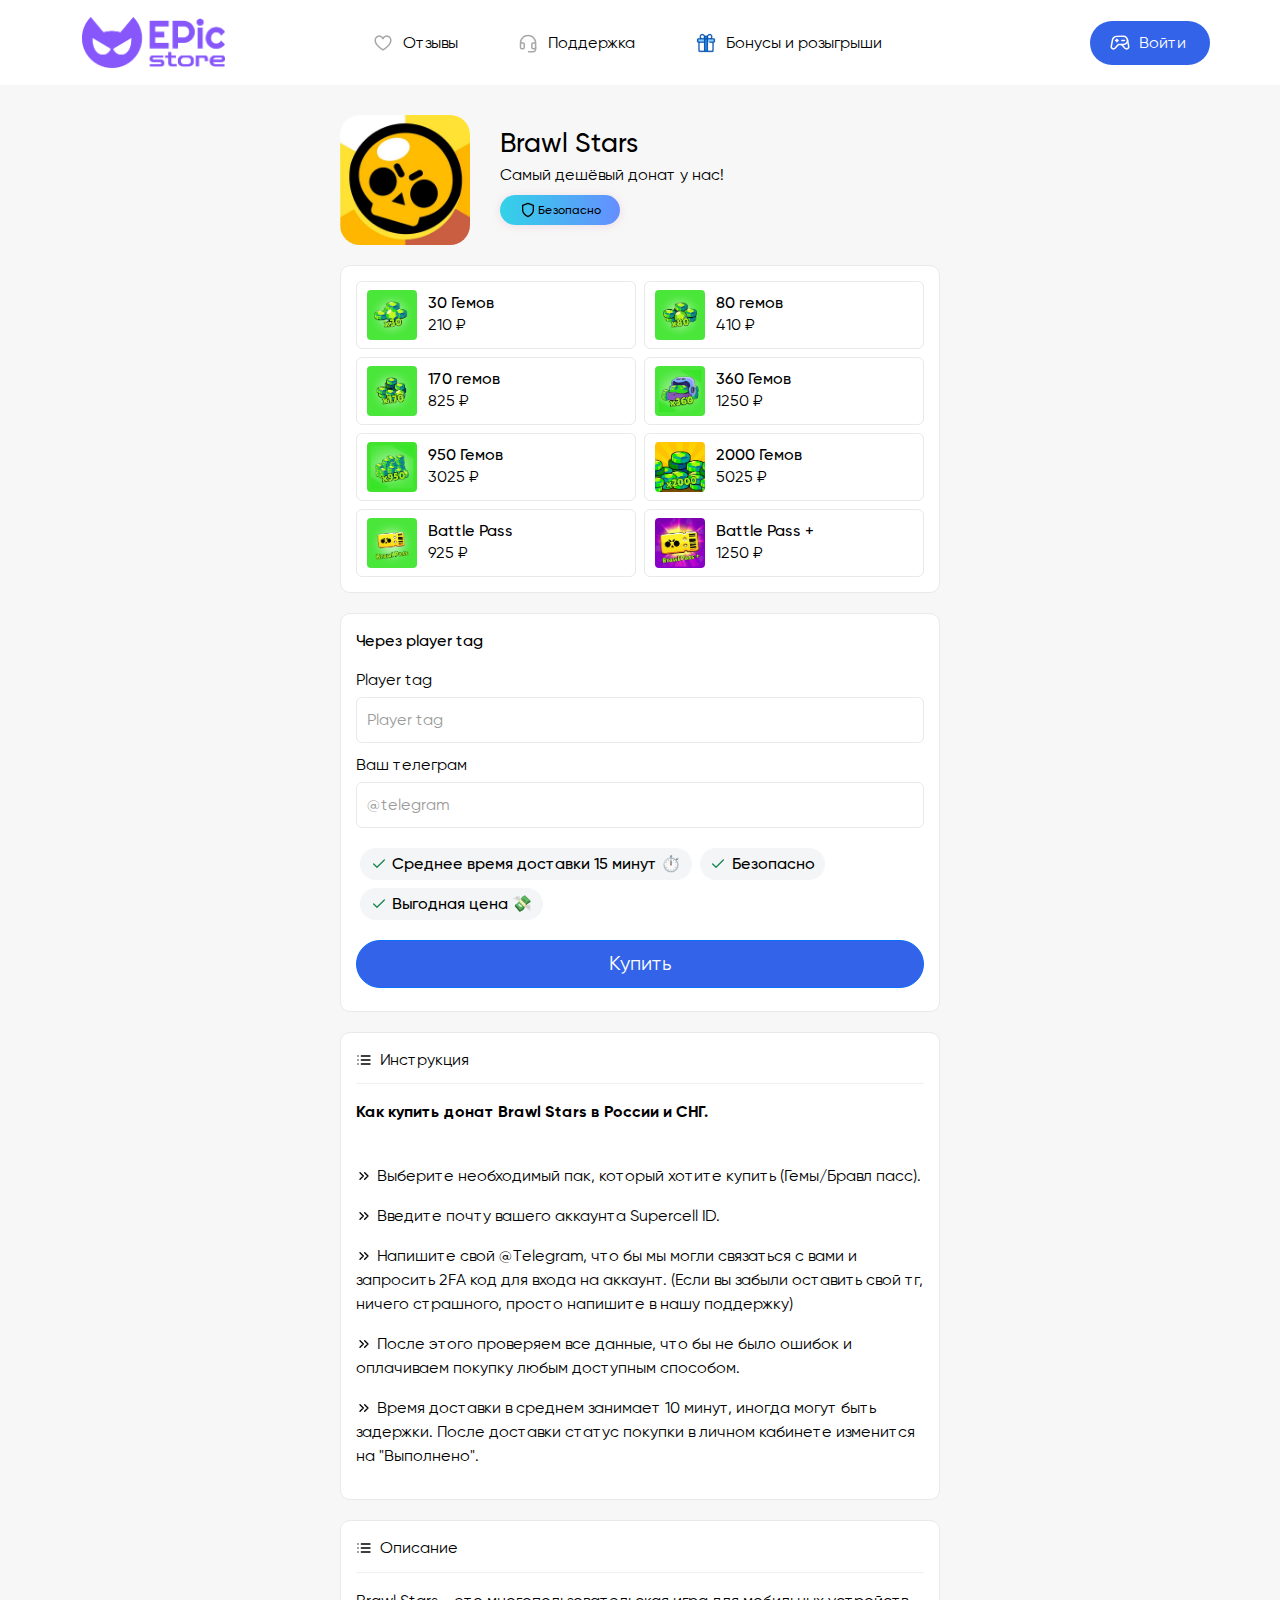
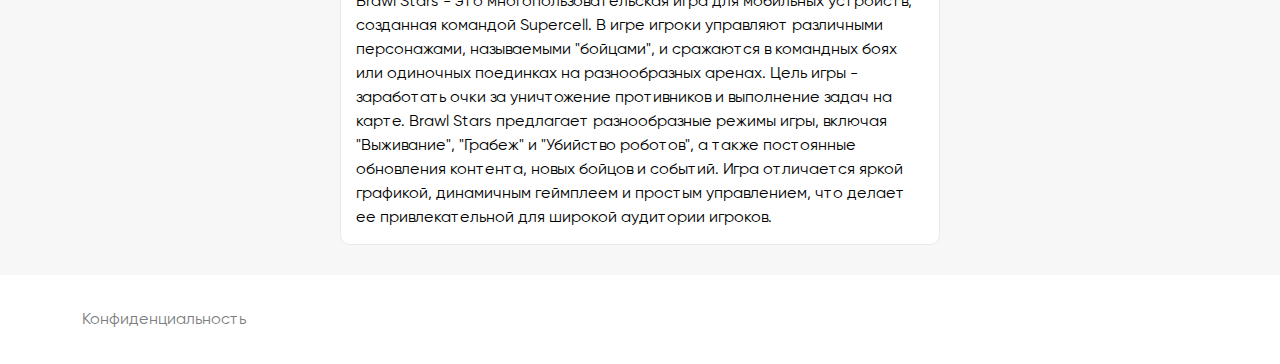
<file: newshop/products/brawlStars/brawlStars.html>
<!doctype html>
<html lang="ru-RU">
    <head>
        <meta charset="UTF-8">
        <meta name="viewport" content="width=device-width, initial-scale=1">

        <meta itemprop="description" content="Магазин игрового доната!">
        <meta itemprop="og:description" content="Магазин игрового доната!">
        <link media="all" href="../../cache/autoptimize/css/autoptimize_aaf5c9c3e99953ea307bc2b321fbbb73.css" rel="stylesheet">
        <title>Epic Store</title>
        <meta name='robots' content='max-image-preview:large'/>
        <link href='https://fonts.gstatic.com' crossorigin='anonymous' rel='preconnect'/>
        <meta name="generator" content="WordPress 6.6"/>
        <meta name="generator" content="WooCommerce 8.9.3"/>
        <meta name="generator" content="webp-uploads 2.0.1">
        <link rel="icon" href="../../minilogo.png"/>
        <link rel="shortcut icon" href="../../minilogo.png"/>
    </head>
    <body>

        <div class="container" id="container">
            <section id="header">
                <div class="container">
                    <div class="row">
                        <div class="col t-logo">
                            <a href="../../index.html">
                                <img class='light-logo' src="../../darklogo.png">
                            </a>
                        </div>
                        <ul id="menu-primary" class="col t-nav t-desktop">
                            <li class="t-nav-link">
                                <a href="../../reviews/reviews.html">Отзывы</a>
                            </li>
                            <li class="t-nav-link">
                                <a href="../../help/help.html">Поддержка</a>
                            </li>
                            <li class="t-nav-link">
                                <a href="../../bonus/bonus.html">Бонусы и розыгрыши</a>
                            </li>
                        </ul>
                            <div class="col-auto t-login">
                                <a class="login-btn round-btn text-center" href="../../accaunt/login.html">Войти </a>
                            </div>
                            <div class="col-auto t-menu">
                                <a class="t-menu-ico menu-btn"></a>
                            </div>
                    </div>
                </div>
                <nav class="mobile-nav">
                    <div class="mobile-nav__inner">
                        <ul id="menu-mobile-menu" class="">
                            <li class="pushy-link">
                                <a href="../../reviews/reviews.html">Отзывы</a>
                            </li>
                            <li class="pushy-link">
                                <a href="../../help/help.html">Поддержка</a>
                            </li>
                            <li class="pushy-link">
                                <a href="../../bonus/bonus.html">Бонусы и розыгрыши</a>
                            </li>
                        </ul>
                    </div>
                </nav>
                <script>
                    const menuButton = document.querySelector('.t-menu');
                    const mobileNav = document.querySelector('.mobile-nav');

                    menuButton.addEventListener('click', () => {
                    mobileNav.classList.toggle('active');
                    });
                </script>
            </section>
        </div>


        <div class="main-wrapper">
            <main id="primary" class="site-main">
                <section id='products'>
                    <div class='container'>
                        <div class='row'>
                            <div class='good-header'>
                                <div class='good-header-cover'>
                                    <div class='category-img-outer' style='background: linear-gradient()'>
                                        <div class='category-img-wrapper' style='background: linear-gradient()'></div>
                                        <img class='category-img lazy' src="brawlStars.png" alt="">
                                    </div>
                                    <div class='good-header-data'>
                                        <h1 class='good-h1'>Brawl Stars</h1>
                                        <div class='good-header-data-description'>Самый дешёвый донат у нас!</div>
                                        <div class='good-header-data-official'>
                                            <div class='good-header-data-official_pan'>
                                                <i class='i i-shield'></i>
                                                Безопасно
                                            </div>
                                        </div>
                                    </div>
                                </div>
                            </div>
                        </div>
                        <div class='row t-products-row block-section block-section-border'>
                            <div class="t-product-card " data-product-info='{"id": 118, "price": 210}'>
                                <div class="pack selection">
                                    <div class="pack-data">
                                        <img src='30gem.png' alt="" class="lazyload pack-cover" width="50" height="50">
                                        <div class="pack-info">
                                            <div class="pack-name">30 Гемов</div>
                                            <div class="pack-prices">
                                                <div class="pack-prices_actual">210 &#8381;</div>
                                            </div>
                                        </div>
                                    </div>
                                    <div class="pack-cart-icon">
                                        <i class="i i-check"></i>
                                    </div>
                                </div>
                            </div>
                            <div class="t-product-card " data-product-info='{"id": 118, "price": 410}'>
                                <div class="pack selection">
                                    <div class="pack-data">
                                        <img src='80gem.png' alt="" class="lazyload pack-cover" width="50" height="50">
                                        <div class="pack-info">
                                            <div class="pack-name">80 гемов</div>
                                            <div class="pack-prices">
                                                <div class="pack-prices_actual">410 &#8381;</div>
                                            </div>
                                        </div>
                                    </div>
                                    <div class="pack-cart-icon">
                                        <i class="i i-check"></i>
                                    </div>
                                </div>
                            </div>
                            <div class="t-product-card " data-product-info='{"id": 118, "price": 825}'>
                                <div class="pack selection">
                                    <div class="pack-data">
                                        <img src='170gem.png' alt="" class="lazyload pack-cover" width="50" height="50">
                                        <div class="pack-info">
                                            <div class="pack-name">170 гемов</div>
                                            <div class="pack-prices">
                                                <div class="pack-prices_actual">825 &#8381;</div>
                                            </div>
                                        </div>
                                    </div>
                                    <div class="pack-cart-icon">
                                        <i class="i i-check"></i>
                                    </div>
                                </div>
                            </div>
                            <div class="t-product-card " data-product-info='{"id": 118, "price": 1250}'>
                                <div class="pack selection">
                                    <div class="pack-data">
                                        <img src='360gem.png' alt="" class="lazyload pack-cover" width="50" height="50">
                                        <div class="pack-info">
                                            <div class="pack-name">360 Гемов</div>
                                            <div class="pack-prices">
                                                <div class="pack-prices_actual">1250 &#8381;</div>
                                            </div>
                                        </div>
                                    </div>
                                    <div class="pack-cart-icon">
                                        <i class="i i-check"></i>
                                    </div>
                                </div>
                            </div>
                            <div class="t-product-card " data-product-info='{"id": 118, "price": 3025}'>
                                <div class="pack selection">
                                    <div class="pack-data">
                                        <img src='950gem.png' alt="" class="lazyload pack-cover" width="50" height="50">
                                        <div class="pack-info">
                                            <div class="pack-name">950 Гемов</div>
                                            <div class="pack-prices">
                                                <div class="pack-prices_actual">3025 &#8381;</div>
                                            </div>
                                        </div>
                                    </div>
                                    <div class="pack-cart-icon">
                                        <i class="i i-check"></i>
                                    </div>
                                </div>
                            </div>
                            <div class="t-product-card " data-product-info='{"id": 118, "price": 5025}'>
                                <div class="pack selection">
                                    <div class="pack-data">
                                        <img src='2000gem.png' alt="" class="lazyload pack-cover" width="50" height="50">
                                        <div class="pack-info">
                                            <div class="pack-name">2000 Гемов</div>
                                            <div class="pack-prices">
                                                <div class="pack-prices_actual">5025 &#8381;</div>
                                            </div>
                                        </div>
                                    </div>
                                    <div class="pack-cart-icon">
                                        <i class="i i-check"></i>
                                    </div>
                                </div>
                            </div>
                            <div class="t-product-card " data-product-info='{"id": 118, "price": 925}'>
                                <div class="pack selection">
                                    <div class="pack-data">
                                        <img src='battlePass.png' alt="" class="lazyload pack-cover" width="50" height="50">
                                        <div class="pack-info">
                                            <div class="pack-name">Battle Pass</div>
                                            <div class="pack-prices">
                                                <div class="pack-prices_actual">925 &#8381;</div>
                                            </div>
                                        </div>
                                    </div>
                                    <div class="pack-cart-icon">
                                        <i class="i i-check"></i>
                                    </div>
                                </div>
                            </div>
                            <div class="t-product-card " data-product-info='{"id": 118, "price": 1250}'>
                                <div class="pack selection">
                                    <div class="pack-data">
                                        <img src='battlePass+.png' alt="" class="lazyload pack-cover" width="50" height="50">
                                        <div class="pack-info">
                                            <div class="pack-name">Battle Pass +</div>
                                            <div class="pack-prices">
                                                <div class="pack-prices_actual">1250 &#8381;</div>
                                            </div>
                                        </div>
                                    </div>
                                    <div class="pack-cart-icon">
                                        <i class="i i-check"></i>
                                    </div>
                                </div>
                            </div>

                        </div>
                        <div class='row block-section block-section-border fields-row'>
                            <div class='payment-option-header'>Через player tag</div>
                            <div class='form-group form-row-wide'>
                                <form class='category-order-form'>
                                    <input class='form-check-input' type='hidden' name='type' id='type_manual' value='manual' checked>
                                    <input class='form-check-input' type='hidden' name='termId' id='termId' value='33' data-label='33' checked>
                                    <input class='form-check-input' type='hidden' name='paymentBy' id='paymentBy' value='По входу на Riot Gаmes'>
                                    <div class='form-control-wrap'>
                                        <label>
                                            <div>Player tag</div>
                                            <input type='text' class='form-control' name='login' id='login' placeholder='Player tag' required>
                                        </label>
                                    </div>
                                    <div class='form-control-wrap'>
                                        <label>
                                            <div>Ваш телеграм</div>
                                            <input type='text' class='form-control' name='contact_me' id='contact_me' autocomplete='off' placeholder='@telegram' value='' required>
                                        </label>
                                    </div>
                                    <div class="good-advantages">
                                        <div class='good-advantages_item'>
                                            <i class='i i-check'></i>
                                            Среднее время доставки 15 минут ⏱️
                                        </div>
                                        <div class='good-advantages_item'>
                                            <i class='i i-check'></i>
                                            Безопасно
                                        </div>
                                        <div class='good-advantages_item'>
                                            <i class='i i-check'></i>
                                            Выгодная цена 💸
                                        </div>
                                    </div>
                                    <div class='good-overal-buy'>
                                        <button class='btn btn-lg btn-primary' type='submit'>Купить</button>
                                    </div>
                                </form>
                            </div>
                        </div>
                        <div class='row block-section block-section-border'>
                            <div class='good-data-item_label'>
                                <i class='i i-todo'></i>
                                Инструкция
                            </div>
                            <div class='good-data-item_text'>
                                <strong>Как купить донат Brawl Stars в России и СНГ.</strong>
                                &nbsp;
                                <ul>
                                    <li>Выберите необходимый пак, который хотите купить (Гемы/Бравл пасс).</li>
                                    <li>Введите почту вашего аккаунта Supercell ID.</li>
                                    <li>Напишите свой @Telegram, что бы мы могли связаться с вами и запросить 2FA код для входа на аккаунт. (Если вы забыли оставить свой тг, ничего страшного, просто напишите в нашу поддержку)</li>
                                    <li>После этого проверяем все данные, что бы не было ошибок и оплачиваем покупку любым доступным способом.</li>
                                    <li>Время доставки в среднем занимает 10 минут, иногда могут быть задержки. После доставки статус покупки в личном кабинете изменится на "Выполнено".</li>
                                </ul>
                            </div>
                        </div>
                        <div class='row block-section block-section-border'>
                            <div class='good-data-item_label'>
                                <i class='i i-todo'></i>
                                Описание
                            </div>
                            <div class='good-data-item_text'>Brawl Stars - это многопользовательская игра для мобильных устройств, созданная командой Supercell. В игре игроки управляют различными персонажами, называемыми "бойцами", и сражаются в командных боях или одиночных поединках на разнообразных аренах. Цель игры - заработать очки за уничтожение противников и выполнение задач на карте. Brawl Stars предлагает разнообразные режимы игры, включая "Выживание", "Грабеж" и "Убийство роботов", а также постоянные обновления контента, новых бойцов и событий. Игра отличается яркой графикой, динамичным геймплеем и простым управлением, что делает ее привлекательной для широкой аудитории игроков.</div>
                        </div>
                    </div>
                </section>
                <div class="modal fade" id="steamModal" aria-modal="true" role="dialog">
                    <div class="modal-dialog modal-dialog-centered">
                        <div class="modal-content">
                            <div class="modal-body">
                                <div class="content">
                                    <noscript>
                                        <img class="steam-img" src="https://coolgameservice.com/wp-content/themes/CoolGameServiceMain/assets/img/steam-gif.webp" alt="Steam login">
                                    </noscript>
                                    <img class="lazyload steam-img" src='data:image/svg+xml,%3Csvg%20xmlns=%22http://www.w3.org/2000/svg%22%20viewBox=%220%200%20210%20140%22%3E%3C/svg%3E' data-src="https://coolgameservice.com/wp-content/themes/CoolGameServiceMain/assets/img/steam-gif.webp" alt="Steam login">
                                    <button class="t-save-btn close-steam-modal">Окей</button>
                                </div>
                            </div>
                        </div>
                    </div>
                </div>
            </main>
        </div>
        <footer>
            <div class="container">
                <div class="row align-items-center">
                    <div class="col-4 col-sm-8">
                        <div class="menu-footer-container">
                            <ul id="menu-footer" class="row t-links">
                                <div class="col-auto">
                                    <a rel="privacy-policy" href="https://coolgameservice.com/privacy-policy/">Конфиденциальность</a>
                                </div>
                            </ul>
                        </div>
                    </div>
                    <div class="col-8 col-sm-4">
                        <div class="row t-s">
                            <div class="col-auto">
                                <a target="_blank" rel="nofollow" href="https://t.me/CoolGameService">
                                    <noscript>
                                        <img src="https://coolgameservice.com/wp-content/uploads/2023/09/telegram.svg" alt="https://t.me/CoolGameService">
                                    </noscript>
                                    <img class="lazyload" src='data:image/svg+xml,%3Csvg%20xmlns=%22http://www.w3.org/2000/svg%22%20viewBox=%220%200%20210%20140%22%3E%3C/svg%3E' data-src="https://coolgameservice.com/wp-content/uploads/2023/09/telegram.svg" alt="https://t.me/CoolGameService">
                                </a>
                            </div>
                            <div class="col-auto hidden">
                                <a href="https://freekassa.ru" target="_blank" rel="noopener noreferrer">
                                    <noscript>
                                        <img src="https://cdn.freekassa.ru/banners/big-dark-1.png" title="Прием платежей на сайте">
                                    </noscript>
                                    <img class="lazyload" src='data:image/svg+xml,%3Csvg%20xmlns=%22http://www.w3.org/2000/svg%22%20viewBox=%220%200%20210%20140%22%3E%3C/svg%3E' data-src="https://cdn.freekassa.ru/banners/big-dark-1.png" title="Прием платежей на сайте">
                                </a>
                            </div>
                        </div>
                    </div>
                </div>
            </div>
        </footer>
        <script>
            // Проверяем, есть ли сохраненный email в локальном хранилище
            const savedEmail = localStorage.getItem('email');

            if (savedEmail) {
                // Получаем все ссылки с указанными классами
                const links = document.querySelectorAll('.login-btn.round-btn.text-center');

                // Применяем изменения
                links.forEach(link => {
                    link.className = 'account-btn'; // Заменяем класс
                    link.textContent = ''; // Удаляем текст внутри ссылки
                    link.href = '../../accaunt/myAccaunt.html'; // Устанавливаем ссылку на файл myAccount.html
                });
            }
        </script>




</body>
</html>
</file>
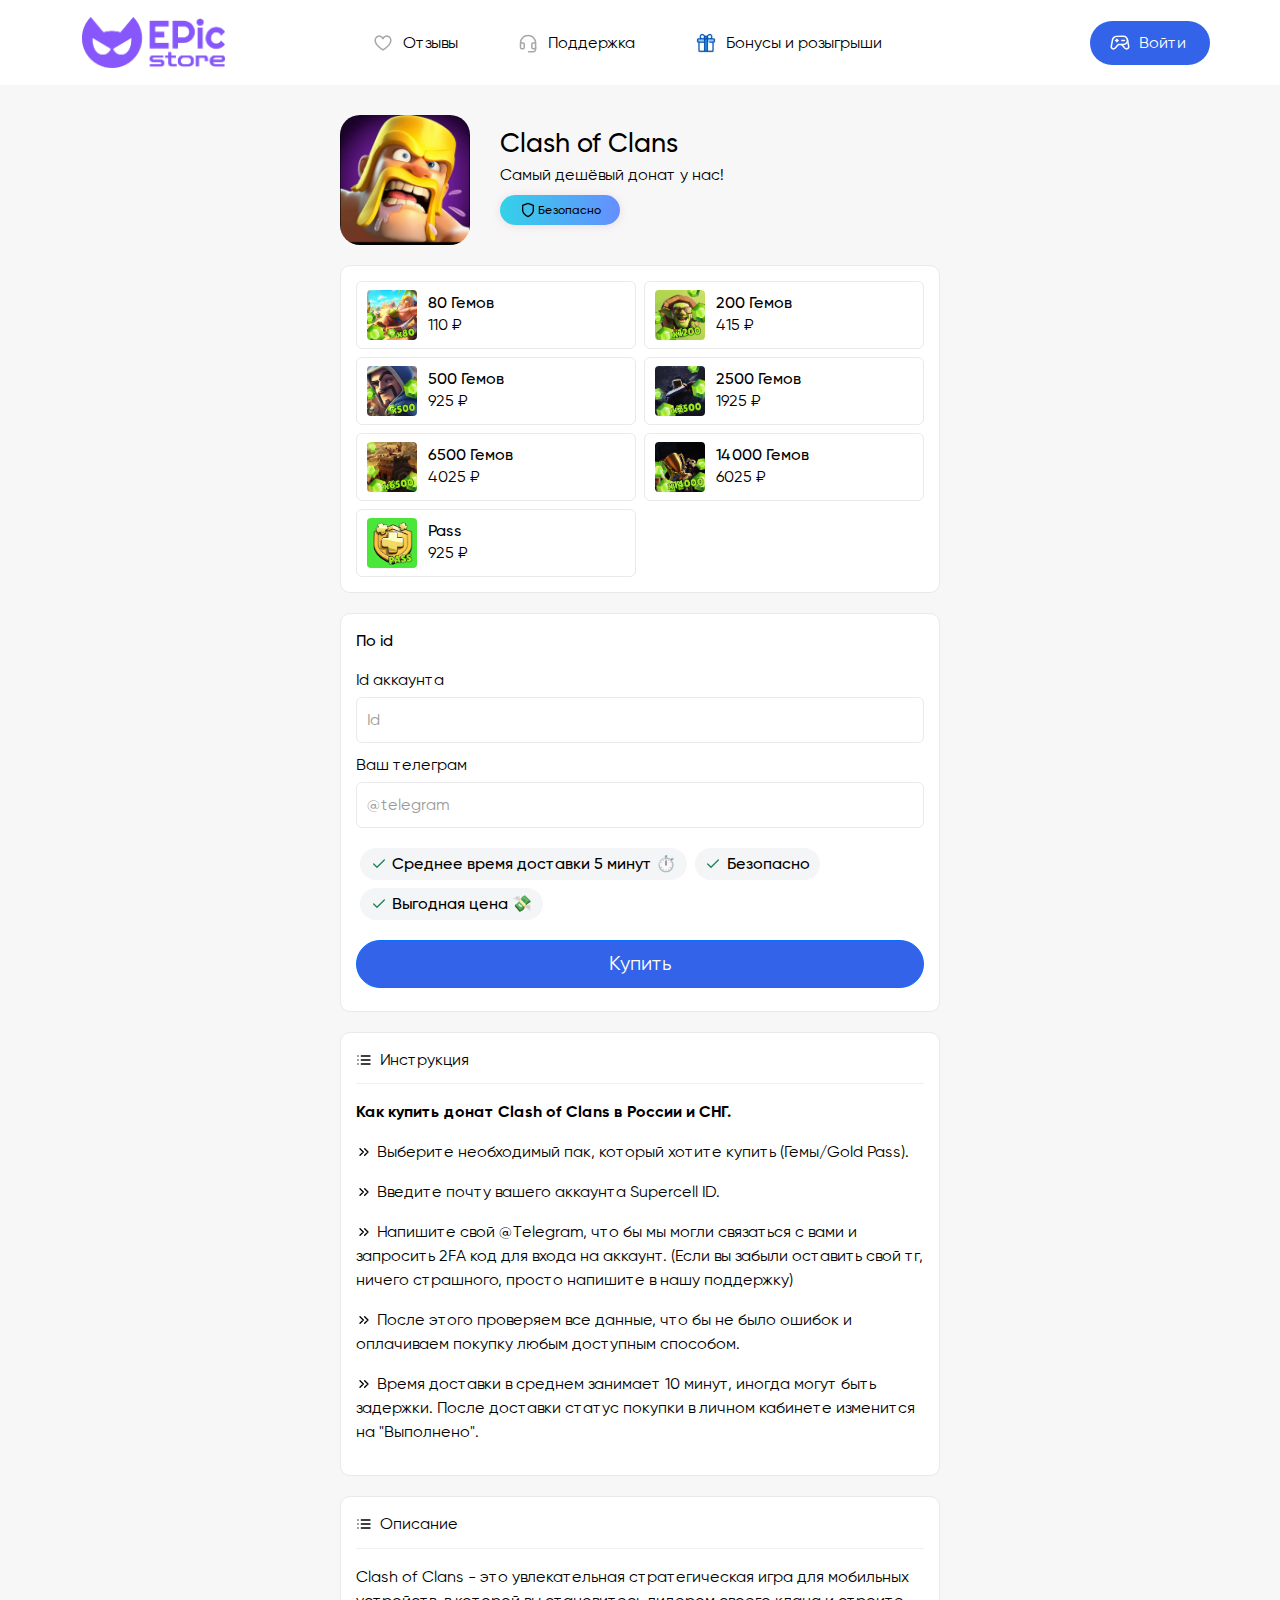
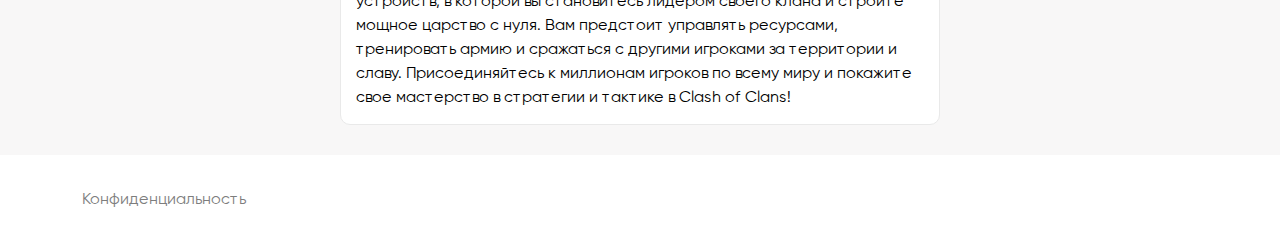
<file: newshop/products/clashOfclans/clashOfclans.html>
<!doctype html>
<html lang="ru-RU">
    <head>
        <meta charset="UTF-8">
        <meta name="viewport" content="width=device-width, initial-scale=1">

        <meta itemprop="description" content="Магазин игрового доната!">
        <meta itemprop="og:description" content="Магазин игрового доната!">
        <link media="all" href="../../cache/autoptimize/css/autoptimize_aaf5c9c3e99953ea307bc2b321fbbb73.css" rel="stylesheet">
        <title>Epic Store</title>
        <meta name='robots' content='max-image-preview:large'/>
        <link href='https://fonts.gstatic.com' crossorigin='anonymous' rel='preconnect'/>
        <meta name="generator" content="WordPress 6.6"/>
        <meta name="generator" content="WooCommerce 8.9.3"/>
        <meta name="generator" content="webp-uploads 2.0.1">
        <link rel="icon" href="../../minilogo.png"/>
        <link rel="shortcut icon" href="../../minilogo.png"/>
    </head>
    <body>

        <div class="container" id="container">
            <section id="header">
                <div class="container">
                    <div class="row">
                        <div class="col t-logo">
                            <a href="../../index.html">
                                <img class='light-logo' src="../../darklogo.png">
                            </a>
                        </div>
                        <ul id="menu-primary" class="col t-nav t-desktop">
                            <li class="t-nav-link">
                                <a href="../../reviews/reviews.html">Отзывы</a>
                            </li>
                            <li class="t-nav-link">
                                <a href="../../help/help.html">Поддержка</a>
                            </li>
                            <li class="t-nav-link">
                                <a href="../../bonus/bonus.html">Бонусы и розыгрыши</a>
                            </li>
                        </ul>
                            <div class="col-auto t-login">
                                <a class="login-btn round-btn text-center" href="../../accaunt/login.html">Войти </a>
                            </div>
                            <div class="col-auto t-menu">
                                <a class="t-menu-ico menu-btn"></a>
                            </div>
                    </div>
                </div>
                <nav class="mobile-nav">
                    <div class="mobile-nav__inner">
                        <ul id="menu-mobile-menu" class="">
                            <li class="pushy-link">
                                <a href="../../reviews/reviews.html">Отзывы</a>
                            </li>
                            <li class="pushy-link">
                                <a href="../../help/help.html">Поддержка</a>
                            </li>
                            <li class="pushy-link">
                                <a href="../../bonus/bonus.html">Бонусы и розыгрыши</a>
                            </li>
                        </ul>
                    </div>
                </nav>
                <script>
                    const menuButton = document.querySelector('.t-menu');
                    const mobileNav = document.querySelector('.mobile-nav');

                    menuButton.addEventListener('click', () => {
                    mobileNav.classList.toggle('active');
                    });
                </script>
            </section>
        </div>



        <div class="main-wrapper">
            <main id="primary" class="site-main">
                <section id='products'>
                    <div class='container'>
                        <div class='row'>
                            <div class='good-header'>
                                <div class='good-header-cover'>
                                    <div class='category-img-outer' style='background: linear-gradient()'>
                                        <div class='category-img-wrapper' style='background: linear-gradient()'></div>
                                        <img class='category-img lazy' src="clashOfclans.png" alt="">
                                    </div>
                                    <div class='good-header-data'>
                                        <h1 class='good-h1'>Clash of Clans</h1>
                                        <div class='good-header-data-description'>Самый дешёвый донат у нас!</div>
                                        <div class='good-header-data-official'>
                                            <div class='good-header-data-official_pan'>
                                                <i class='i i-shield'></i>
                                                Безопасно
                                            </div>
                                        </div>
                                    </div>
                                </div>
                            </div>
                        </div>
                        <div class='row t-products-row block-section block-section-border'>
                            <div class="t-product-card " data-product-info='{"id": 118, "price": 110}'>
                                <div class="pack selection">
                                    <div class="pack-data">
                                        <img src='80gem.png' alt="" class="lazyload pack-cover" width="50" height="50">
                                        <div class="pack-info">
                                            <div class="pack-name">80 Гемов</div>
                                            <div class="pack-prices">
                                                <div class="pack-prices_actual">110 &#8381;</div>
                                            </div>
                                        </div>
                                    </div>
                                    <div class="pack-cart-icon">
                                        <i class="i i-check"></i>
                                    </div>
                                </div>
                            </div>
                            <div class="t-product-card " data-product-info='{"id": 118, "price": 415}'>
                                <div class="pack selection">
                                    <div class="pack-data">
                                        <img src='200gem.png' alt="" class="lazyload pack-cover" width="50" height="50">
                                        <div class="pack-info">
                                            <div class="pack-name">200 Гемов</div>
                                            <div class="pack-prices">
                                                <div class="pack-prices_actual">415 &#8381;</div>
                                            </div>
                                        </div>
                                    </div>
                                    <div class="pack-cart-icon">
                                        <i class="i i-check"></i>
                                    </div>
                                </div>
                            </div>
                            <div class="t-product-card " data-product-info='{"id": 118, "price": 925}'>
                                <div class="pack selection">
                                    <div class="pack-data">
                                        <img src='500gem.png' alt="" class="lazyload pack-cover" width="50" height="50">
                                        <div class="pack-info">
                                            <div class="pack-name">500 Гемов</div>
                                            <div class="pack-prices">
                                                <div class="pack-prices_actual">925 &#8381;</div>
                                            </div>
                                        </div>
                                    </div>
                                    <div class="pack-cart-icon">
                                        <i class="i i-check"></i>
                                    </div>
                                </div>
                            </div>
                            <div class="t-product-card " data-product-info='{"id": 118, "price": 1925}'>
                                <div class="pack selection">
                                    <div class="pack-data">
                                        <img src='2500gem.png' alt="" class="lazyload pack-cover" width="50" height="50">
                                        <div class="pack-info">
                                            <div class="pack-name">2500 Гемов</div>
                                            <div class="pack-prices">
                                                <div class="pack-prices_actual">1925 &#8381;</div>
                                            </div>
                                        </div>
                                    </div>
                                    <div class="pack-cart-icon">
                                        <i class="i i-check"></i>
                                    </div>
                                </div>
                            </div>
                            <div class="t-product-card " data-product-info='{"id": 118, "price": 4025}'>
                                <div class="pack selection">
                                    <div class="pack-data">
                                        <img src='6500gem.png' alt="" class="lazyload pack-cover" width="50" height="50">
                                        <div class="pack-info">
                                            <div class="pack-name">6500 Гемов</div>
                                            <div class="pack-prices">
                                                <div class="pack-prices_actual">4025 &#8381;</div>
                                            </div>
                                        </div>
                                    </div>
                                    <div class="pack-cart-icon">
                                        <i class="i i-check"></i>
                                    </div>
                                </div>
                            </div>
                            <div class="t-product-card " data-product-info='{"id": 118, "price": 6025}'>
                                <div class="pack selection">
                                    <div class="pack-data">
                                        <img src='14000gem.png' alt="" class="lazyload pack-cover" width="50" height="50">
                                        <div class="pack-info">
                                            <div class="pack-name">14000 Гемов</div>
                                            <div class="pack-prices">
                                                <div class="pack-prices_actual">6025 &#8381;</div>
                                            </div>
                                        </div>
                                    </div>
                                    <div class="pack-cart-icon">
                                        <i class="i i-check"></i>
                                    </div>
                                </div>
                            </div>
                            <div class="t-product-card " data-product-info='{"id": 118, "price": 925}'>
                                <div class="pack selection">
                                    <div class="pack-data">
                                        <img src='pass.png' alt="" class="lazyload pack-cover" width="50" height="50">
                                        <div class="pack-info">
                                            <div class="pack-name">Pass</div>
                                            <div class="pack-prices">
                                                <div class="pack-prices_actual">925 &#8381;</div>
                                            </div>
                                        </div>
                                    </div>
                                    <div class="pack-cart-icon">
                                        <i class="i i-check"></i>
                                    </div>
                                </div>
                            </div>

                        </div>
                        <div class='row block-section block-section-border fields-row'>
                            <div class='payment-option-header'>По id</div>
                            <div class='form-group form-row-wide'>
                                <form class='category-order-form'>
                                    <input class='form-check-input' type='hidden' name='type' id='type_manual' value='manual' checked>
                                    <input class='form-check-input' type='hidden' name='termId' id='termId' value='33' data-label='33' checked>
                                    <input class='form-check-input' type='hidden' name='paymentBy' id='paymentBy' value='По входу на Riot Gаmes'>
                                    <div class='form-control-wrap'>
                                        <label>
                                            <div>Id аккаунта</div>
                                            <input type='text' class='form-control' name='login' id='login' placeholder='Id' required>
                                        </label>
                                    </div>
                                    <div class='form-control-wrap'>
                                        <label>
                                            <div>Ваш телеграм</div>
                                            <input type='text' class='form-control' name='contact_me' id='contact_me' autocomplete='off' placeholder='@telegram' value='' required>
                                        </label>
                                    </div>
                                    <div class="good-advantages">
                                        <div class='good-advantages_item'>
                                            <i class='i i-check'></i>
                                            Среднее время доставки 5 минут ⏱️
                                        </div>
                                        <div class='good-advantages_item'>
                                            <i class='i i-check'></i>
                                            Безопасно
                                        </div>
                                        <div class='good-advantages_item'>
                                            <i class='i i-check'></i>
                                            Выгодная цена 💸
                                        </div>
                                    </div>
                                    <div class='good-overal-buy'>
                                        <button class='btn btn-lg btn-primary' type='submit'>Купить</button>
                                    </div>
                                </form>
                            </div>
                        </div>
                        <div class='row block-section block-section-border'>
                            <div class='good-data-item_label'>
                                <i class='i i-todo'></i>
                                Инструкция
                            </div>
                            <div class='good-data-item_text'>
                                <strong>Как купить донат Clash of Clans в России и СНГ.</strong>
                                <ul>
                                    <li>Выберите необходимый пак, который хотите купить (Гемы/Gold Pass).</li>
                                    <li>Введите почту вашего аккаунта Supercell ID.</li>
                                    <li>Напишите свой @Telegram, что бы мы могли связаться с вами и запросить 2FA код для входа на аккаунт. (Если вы забыли оставить свой тг, ничего страшного, просто напишите в нашу поддержку)</li>
                                    <li>После этого проверяем все данные, что бы не было ошибок и оплачиваем покупку любым доступным способом.</li>
                                    <li>Время доставки в среднем занимает 10 минут, иногда могут быть задержки. После доставки статус покупки в личном кабинете изменится на "Выполнено".</li>
                                </ul>
                            </div>
                        </div>
                        <div class='row block-section block-section-border'>
                            <div class='good-data-item_label'>
                                <i class='i i-todo'></i>
                                Описание
                            </div>
                            <div class='good-data-item_text'>Clash of Clans - это увлекательная стратегическая игра для мобильных устройств, в которой вы становитесь лидером своего клана и строите мощное царство с нуля. Вам предстоит управлять ресурсами, тренировать армию и сражаться с другими игроками за территории и славу. Присоединяйтесь к миллионам игроков по всему миру и покажите свое мастерство в стратегии и тактике в Clash of Clans!</div>
                        </div>
                    </div>
                </section>
                <div class="modal fade" id="steamModal" aria-modal="true" role="dialog">
                    <div class="modal-dialog modal-dialog-centered">
                        <div class="modal-content">
                            <div class="modal-body">
                                <div class="content">
                                    <noscript>
                                        <img class="steam-img" src="https://coolgameservice.com/wp-content/themes/CoolGameServiceMain/assets/img/steam-gif.webp" alt="Steam login">
                                    </noscript>
                                    <img class="lazyload steam-img" src='data:image/svg+xml,%3Csvg%20xmlns=%22http://www.w3.org/2000/svg%22%20viewBox=%220%200%20210%20140%22%3E%3C/svg%3E' data-src="https://coolgameservice.com/wp-content/themes/CoolGameServiceMain/assets/img/steam-gif.webp" alt="Steam login">
                                    <button class="t-save-btn close-steam-modal">Окей</button>
                                </div>
                            </div>
                        </div>
                    </div>
                </div>
            </main>
        </div>
        <footer>
            <div class="container">
                <div class="row align-items-center">
                    <div class="col-4 col-sm-8">
                        <div class="menu-footer-container">
                            <ul id="menu-footer" class="row t-links">
                                <div class="col-auto">
                                    <a rel="privacy-policy" href="https://coolgameservice.com/privacy-policy/">Конфиденциальность</a>
                                </div>
                            </ul>
                        </div>
                    </div>
                    <div class="col-8 col-sm-4">
                        <div class="row t-s">
                            <div class="col-auto">
                                <a target="_blank" rel="nofollow" href="https://t.me/CoolGameService">
                                    <noscript>
                                        <img src="https://coolgameservice.com/wp-content/uploads/2023/09/telegram.svg" alt="https://t.me/CoolGameService">
                                    </noscript>
                                    <img class="lazyload" src='data:image/svg+xml,%3Csvg%20xmlns=%22http://www.w3.org/2000/svg%22%20viewBox=%220%200%20210%20140%22%3E%3C/svg%3E' data-src="https://coolgameservice.com/wp-content/uploads/2023/09/telegram.svg" alt="https://t.me/CoolGameService">
                                </a>
                            </div>
                            <div class="col-auto hidden">
                                <a href="https://freekassa.ru" target="_blank" rel="noopener noreferrer">
                                    <noscript>
                                        <img src="https://cdn.freekassa.ru/banners/big-dark-1.png" title="Прием платежей на сайте">
                                    </noscript>
                                    <img class="lazyload" src='data:image/svg+xml,%3Csvg%20xmlns=%22http://www.w3.org/2000/svg%22%20viewBox=%220%200%20210%20140%22%3E%3C/svg%3E' data-src="https://cdn.freekassa.ru/banners/big-dark-1.png" title="Прием платежей на сайте">
                                </a>
                            </div>
                        </div>
                    </div>
                </div>
            </div>
        </footer>
        <script>
            // Проверяем, есть ли сохраненный email в локальном хранилище
            const savedEmail = localStorage.getItem('email');

            if (savedEmail) {
                // Получаем все ссылки с указанными классами
                const links = document.querySelectorAll('.login-btn.round-btn.text-center');

                // Применяем изменения
                links.forEach(link => {
                    link.className = 'account-btn'; // Заменяем класс
                    link.textContent = ''; // Удаляем текст внутри ссылки
                    link.href = '../../accaunt/myAccaunt.html'; // Устанавливаем ссылку на файл myAccount.html
                });
            }
        </script>




</body>
</html>
</file>
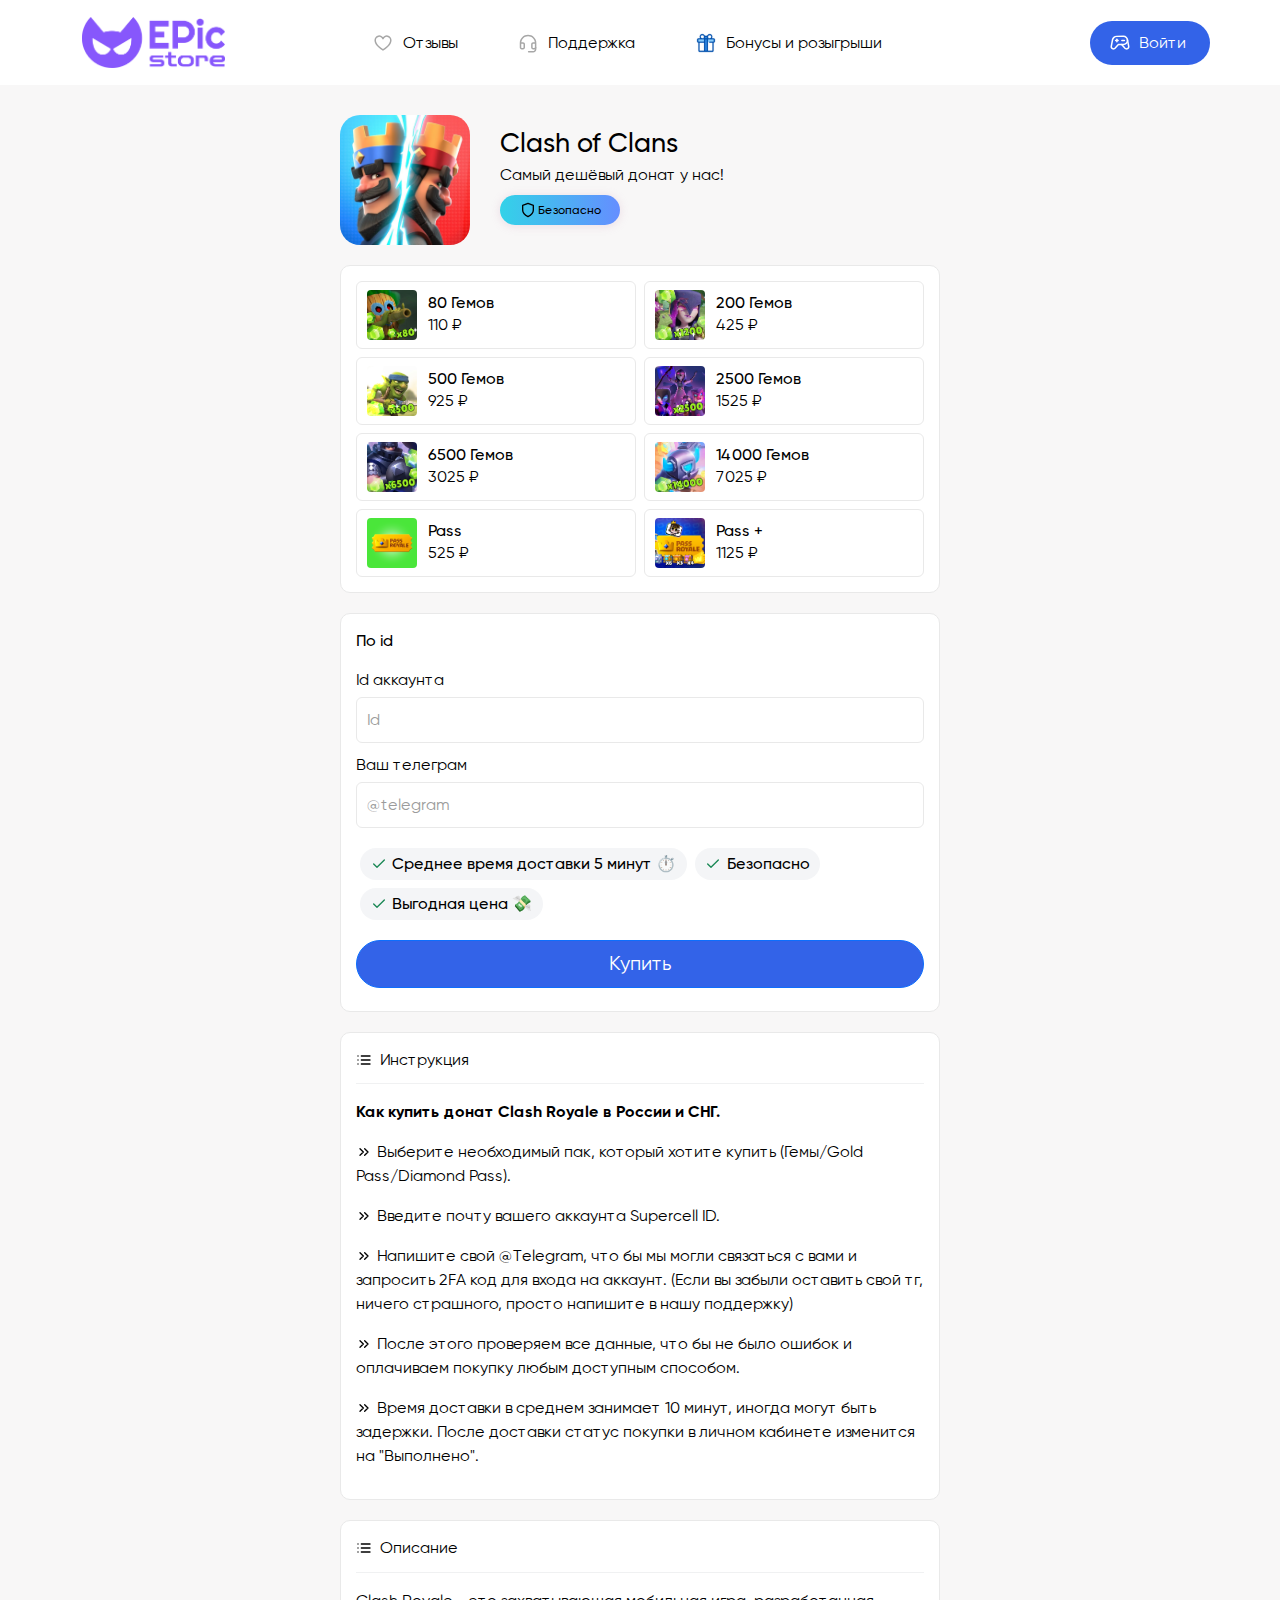
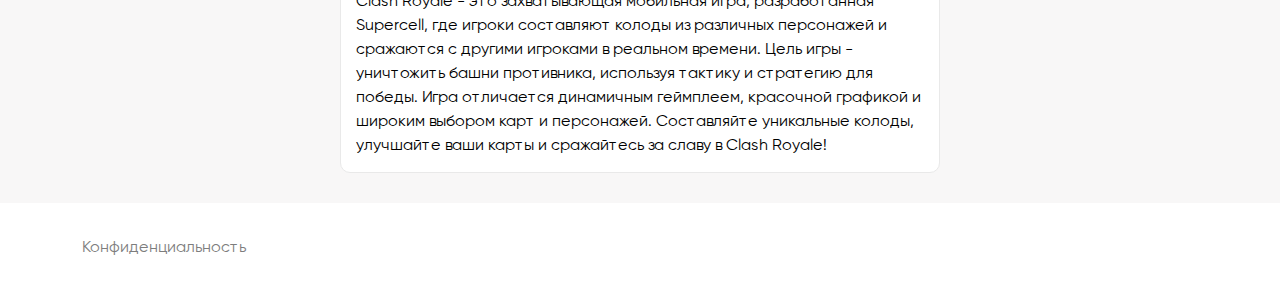
<file: newshop/products/clashRoayle/clashRoayle.html>
<!doctype html>
<html lang="ru-RU">
    <head>
        <meta charset="UTF-8">
        <meta name="viewport" content="width=device-width, initial-scale=1">

        <meta itemprop="description" content="Магазин игрового доната!">
        <meta itemprop="og:description" content="Магазин игрового доната!">
        <link media="all" href="../../cache/autoptimize/css/autoptimize_aaf5c9c3e99953ea307bc2b321fbbb73.css" rel="stylesheet">
        <title>Epic Store</title>
        <meta name='robots' content='max-image-preview:large'/>
        <link href='https://fonts.gstatic.com' crossorigin='anonymous' rel='preconnect'/>
        <meta name="generator" content="WordPress 6.6"/>
        <meta name="generator" content="WooCommerce 8.9.3"/>
        <meta name="generator" content="webp-uploads 2.0.1">
        <link rel="icon" href="../../minilogo.png"/>
        <link rel="shortcut icon" href="../../minilogo.png"/>
    </head>
    <body>

        <div class="container" id="container">
            <section id="header">
                <div class="container">
                    <div class="row">
                        <div class="col t-logo">
                            <a href="../../index.html">
                                <img class='light-logo' src="../../darklogo.png">
                            </a>
                        </div>
                        <ul id="menu-primary" class="col t-nav t-desktop">
                            <li class="t-nav-link">
                                <a href="../../reviews/reviews.html">Отзывы</a>
                            </li>
                            <li class="t-nav-link">
                                <a href="../../help/help.html">Поддержка</a>
                            </li>
                            <li class="t-nav-link">
                                <a href="../../bonus/bonus.html">Бонусы и розыгрыши</a>
                            </li>
                        </ul>
                            <div class="col-auto t-login">
                                <a class="login-btn round-btn text-center" href="../../accaunt/login.html">Войти </a>
                            </div>
                            <div class="col-auto t-menu">
                                <a class="t-menu-ico menu-btn"></a>
                            </div>
                    </div>
                </div>
                <nav class="mobile-nav">
                    <div class="mobile-nav__inner">
                        <ul id="menu-mobile-menu" class="">
                            <li class="pushy-link">
                                <a href="../../reviews/reviews.html">Отзывы</a>
                            </li>
                            <li class="pushy-link">
                                <a href="../../help/help.html">Поддержка</a>
                            </li>
                            <li class="pushy-link">
                                <a href="../../bonus/bonus.html">Бонусы и розыгрыши</a>
                            </li>
                        </ul>
                    </div>
                </nav>
                <script>
                    const menuButton = document.querySelector('.t-menu');
                    const mobileNav = document.querySelector('.mobile-nav');

                    menuButton.addEventListener('click', () => {
                    mobileNav.classList.toggle('active');
                    });
                </script>
            </section>
        </div>



        <div class="main-wrapper">
            <main id="primary" class="site-main">
                <section id='products'>
                    <div class='container'>
                        <div class='row'>
                            <div class='good-header'>
                                <div class='good-header-cover'>
                                    <div class='category-img-outer' style='background: linear-gradient()'>
                                        <div class='category-img-wrapper' style='background: linear-gradient()'></div>
                                        <img class='category-img lazy' src="clashRoyale.png" alt="">
                                    </div>
                                    <div class='good-header-data'>
                                        <h1 class='good-h1'>Clash of Clans</h1>
                                        <div class='good-header-data-description'>Самый дешёвый донат у нас!</div>
                                        <div class='good-header-data-official'>
                                            <div class='good-header-data-official_pan'>
                                                <i class='i i-shield'></i>
                                                Безопасно
                                            </div>
                                        </div>
                                    </div>
                                </div>
                            </div>
                        </div>
                        <div class='row t-products-row block-section block-section-border'>
                            <div class="t-product-card " data-product-info='{"id": 118, "price": 110}'>
                                <div class="pack selection">
                                    <div class="pack-data">
                                        <img src='80gem.png' alt="" class="lazyload pack-cover" width="50" height="50">
                                        <div class="pack-info">
                                            <div class="pack-name">80 Гемов</div>
                                            <div class="pack-prices">
                                                <div class="pack-prices_actual">110 &#8381;</div>
                                            </div>
                                        </div>
                                    </div>
                                    <div class="pack-cart-icon">
                                        <i class="i i-check"></i>
                                    </div>
                                </div>
                            </div>
                            <div class="t-product-card " data-product-info='{"id": 118, "price": 425}'>
                                <div class="pack selection">
                                    <div class="pack-data">
                                        <img src='200gem.png' alt="" class="lazyload pack-cover" width="50" height="50">
                                        <div class="pack-info">
                                            <div class="pack-name">200 Гемов</div>
                                            <div class="pack-prices">
                                                <div class="pack-prices_actual">425 &#8381;</div>
                                            </div>
                                        </div>
                                    </div>
                                    <div class="pack-cart-icon">
                                        <i class="i i-check"></i>
                                    </div>
                                </div>
                            </div>
                            <div class="t-product-card " data-product-info='{"id": 118, "price": 925}'>
                                <div class="pack selection">
                                    <div class="pack-data">
                                        <img src='500gem.png' alt="" class="lazyload pack-cover" width="50" height="50">
                                        <div class="pack-info">
                                            <div class="pack-name">500 Гемов</div>
                                            <div class="pack-prices">
                                                <div class="pack-prices_actual">925 &#8381;</div>
                                            </div>
                                        </div>
                                    </div>
                                    <div class="pack-cart-icon">
                                        <i class="i i-check"></i>
                                    </div>
                                </div>
                            </div>
                            <div class="t-product-card " data-product-info='{"id": 118, "price": 1525}'>
                                <div class="pack selection">
                                    <div class="pack-data">
                                        <img src='2500gem.png' alt="" class="lazyload pack-cover" width="50" height="50">
                                        <div class="pack-info">
                                            <div class="pack-name">2500 Гемов</div>
                                            <div class="pack-prices">
                                                <div class="pack-prices_actual">1525 &#8381;</div>
                                            </div>
                                        </div>
                                    </div>
                                    <div class="pack-cart-icon">
                                        <i class="i i-check"></i>
                                    </div>
                                </div>
                            </div>
                            <div class="t-product-card " data-product-info='{"id": 118, "price": 3025}'>
                                <div class="pack selection">
                                    <div class="pack-data">
                                        <img src='6500gem.png' alt="" class="lazyload pack-cover" width="50" height="50">
                                        <div class="pack-info">
                                            <div class="pack-name">6500 Гемов</div>
                                            <div class="pack-prices">
                                                <div class="pack-prices_actual">3025 &#8381;</div>
                                            </div>
                                        </div>
                                    </div>
                                    <div class="pack-cart-icon">
                                        <i class="i i-check"></i>
                                    </div>
                                </div>
                            </div>
                            <div class="t-product-card " data-product-info='{"id": 118, "price": 7025}'>
                                <div class="pack selection">
                                    <div class="pack-data">
                                        <img src='14000gem.png' alt="" class="lazyload pack-cover" width="50" height="50">
                                        <div class="pack-info">
                                            <div class="pack-name">14000 Гемов</div>
                                            <div class="pack-prices">
                                                <div class="pack-prices_actual">7025 &#8381;</div>
                                            </div>
                                        </div>
                                    </div>
                                    <div class="pack-cart-icon">
                                        <i class="i i-check"></i>
                                    </div>
                                </div>
                            </div>
                            <div class="t-product-card " data-product-info='{"id": 118, "price": 525}'>
                                <div class="pack selection">
                                    <div class="pack-data">
                                        <img src='pass.png' alt="" class="lazyload pack-cover" width="50" height="50">
                                        <div class="pack-info">
                                            <div class="pack-name">Pass</div>
                                            <div class="pack-prices">
                                                <div class="pack-prices_actual">525 &#8381;</div>
                                            </div>
                                        </div>
                                    </div>
                                    <div class="pack-cart-icon">
                                        <i class="i i-check"></i>
                                    </div>
                                </div>
                            </div>
                            <div class="t-product-card " data-product-info='{"id": 118, "price": 1125}'>
                                <div class="pack selection">
                                    <div class="pack-data">
                                        <img src='Pass+.png' alt="" class="lazyload pack-cover" width="50" height="50">
                                        <div class="pack-info">
                                            <div class="pack-name">Pass +</div>
                                            <div class="pack-prices">
                                                <div class="pack-prices_actual">1125 &#8381;</div>
                                            </div>
                                        </div>
                                    </div>
                                    <div class="pack-cart-icon">
                                        <i class="i i-check"></i>
                                    </div>
                                </div>
                            </div>

                        </div>
                        <div class='row block-section block-section-border fields-row'>
                            <div class='payment-option-header'>По id</div>
                            <div class='form-group form-row-wide'>
                                <form class='category-order-form'>
                                    <input class='form-check-input' type='hidden' name='type' id='type_manual' value='manual' checked>
                                    <input class='form-check-input' type='hidden' name='termId' id='termId' value='33' data-label='33' checked>
                                    <input class='form-check-input' type='hidden' name='paymentBy' id='paymentBy' value='По входу на Riot Gаmes'>
                                    <div class='form-control-wrap'>
                                        <label>
                                            <div>Id аккаунта</div>
                                            <input type='text' class='form-control' name='login' id='login' placeholder='Id' required>
                                        </label>
                                    </div>
                                    <div class='form-control-wrap'>
                                        <label>
                                            <div>Ваш телеграм</div>
                                            <input type='text' class='form-control' name='contact_me' id='contact_me' autocomplete='off' placeholder='@telegram' value='' required>
                                        </label>
                                    </div>
                                    <div class="good-advantages">
                                        <div class='good-advantages_item'>
                                            <i class='i i-check'></i>
                                            Среднее время доставки 5 минут ⏱️
                                        </div>
                                        <div class='good-advantages_item'>
                                            <i class='i i-check'></i>
                                            Безопасно
                                        </div>
                                        <div class='good-advantages_item'>
                                            <i class='i i-check'></i>
                                            Выгодная цена 💸
                                        </div>
                                    </div>
                                    <div class='good-overal-buy'>
                                        <button class='btn btn-lg btn-primary' type='submit'>Купить</button>
                                    </div>
                                </form>
                            </div>
                        </div>
                        <div class='row block-section block-section-border'>
                            <div class='good-data-item_label'>
                                <i class='i i-todo'></i>
                                Инструкция
                            </div>
                            <div class='good-data-item_text'>
                                <strong>Как купить донат Clash Royale в России и СНГ.</strong>
                                <ul>
                                    <li>Выберите необходимый пак, который хотите купить (Гемы/Gold Pass/Diamond Pass).</li>
                                    <li>Введите почту вашего аккаунта Supercell ID.</li>
                                    <li>Напишите свой @Telegram, что бы мы могли связаться с вами и запросить 2FA код для входа на аккаунт. (Если вы забыли оставить свой тг, ничего страшного, просто напишите в нашу поддержку)</li>
                                    <li>После этого проверяем все данные, что бы не было ошибок и оплачиваем покупку любым доступным способом.</li>
                                    <li>Время доставки в среднем занимает 10 минут, иногда могут быть задержки. После доставки статус покупки в личном кабинете изменится на "Выполнено".</li>
                                </ul>
                            </div>
                        </div>
                        <div class='row block-section block-section-border'>
                            <div class='good-data-item_label'>
                                <i class='i i-todo'></i>
                                Описание
                            </div>
                            <div class='good-data-item_text'>Clash Royale - это захватывающая мобильная игра, разработанная Supercell, где игроки составляют колоды из различных персонажей и сражаются с другими игроками в реальном времени. Цель игры - уничтожить башни противника, используя тактику и стратегию для победы. Игра отличается динамичным геймплеем, красочной графикой и широким выбором карт и персонажей. Составляйте уникальные колоды, улучшайте ваши карты и сражайтесь за славу в Clash Royale!</div>
                        </div>
                    </div>
                </section>
                <div class="modal fade" id="steamModal" aria-modal="true" role="dialog">
                    <div class="modal-dialog modal-dialog-centered">
                        <div class="modal-content">
                            <div class="modal-body">
                                <div class="content">
                                    <noscript>
                                        <img class="steam-img" src="https://coolgameservice.com/wp-content/themes/CoolGameServiceMain/assets/img/steam-gif.webp" alt="Steam login">
                                    </noscript>
                                    <img class="lazyload steam-img" src='data:image/svg+xml,%3Csvg%20xmlns=%22http://www.w3.org/2000/svg%22%20viewBox=%220%200%20210%20140%22%3E%3C/svg%3E' data-src="https://coolgameservice.com/wp-content/themes/CoolGameServiceMain/assets/img/steam-gif.webp" alt="Steam login">
                                    <button class="t-save-btn close-steam-modal">Окей</button>
                                </div>
                            </div>
                        </div>
                    </div>
                </div>
            </main>
        </div>
        <footer>
            <div class="container">
                <div class="row align-items-center">
                    <div class="col-4 col-sm-8">
                        <div class="menu-footer-container">
                            <ul id="menu-footer" class="row t-links">
                                <div class="col-auto">
                                    <a rel="privacy-policy" href="https://coolgameservice.com/privacy-policy/">Конфиденциальность</a>
                                </div>
                            </ul>
                        </div>
                    </div>
                    <div class="col-8 col-sm-4">
                        <div class="row t-s">
                            <div class="col-auto">
                                <a target="_blank" rel="nofollow" href="https://t.me/CoolGameService">
                                    <noscript>
                                        <img src="https://coolgameservice.com/wp-content/uploads/2023/09/telegram.svg" alt="https://t.me/CoolGameService">
                                    </noscript>
                                    <img class="lazyload" src='data:image/svg+xml,%3Csvg%20xmlns=%22http://www.w3.org/2000/svg%22%20viewBox=%220%200%20210%20140%22%3E%3C/svg%3E' data-src="https://coolgameservice.com/wp-content/uploads/2023/09/telegram.svg" alt="https://t.me/CoolGameService">
                                </a>
                            </div>
                            <div class="col-auto hidden">
                                <a href="https://freekassa.ru" target="_blank" rel="noopener noreferrer">
                                    <noscript>
                                        <img src="https://cdn.freekassa.ru/banners/big-dark-1.png" title="Прием платежей на сайте">
                                    </noscript>
                                    <img class="lazyload" src='data:image/svg+xml,%3Csvg%20xmlns=%22http://www.w3.org/2000/svg%22%20viewBox=%220%200%20210%20140%22%3E%3C/svg%3E' data-src="https://cdn.freekassa.ru/banners/big-dark-1.png" title="Прием платежей на сайте">
                                </a>
                            </div>
                        </div>
                    </div>
                </div>
            </div>
        </footer>
        <script>
            // Проверяем, есть ли сохраненный email в локальном хранилище
            const savedEmail = localStorage.getItem('email');

            if (savedEmail) {
                // Получаем все ссылки с указанными классами
                const links = document.querySelectorAll('.login-btn.round-btn.text-center');

                // Применяем изменения
                links.forEach(link => {
                    link.className = 'account-btn'; // Заменяем класс
                    link.textContent = ''; // Удаляем текст внутри ссылки
                    link.href = '../../accaunt/myAccaunt.html'; // Устанавливаем ссылку на файл myAccount.html
                });
            }
        </script>




</body>
</html>
</file>
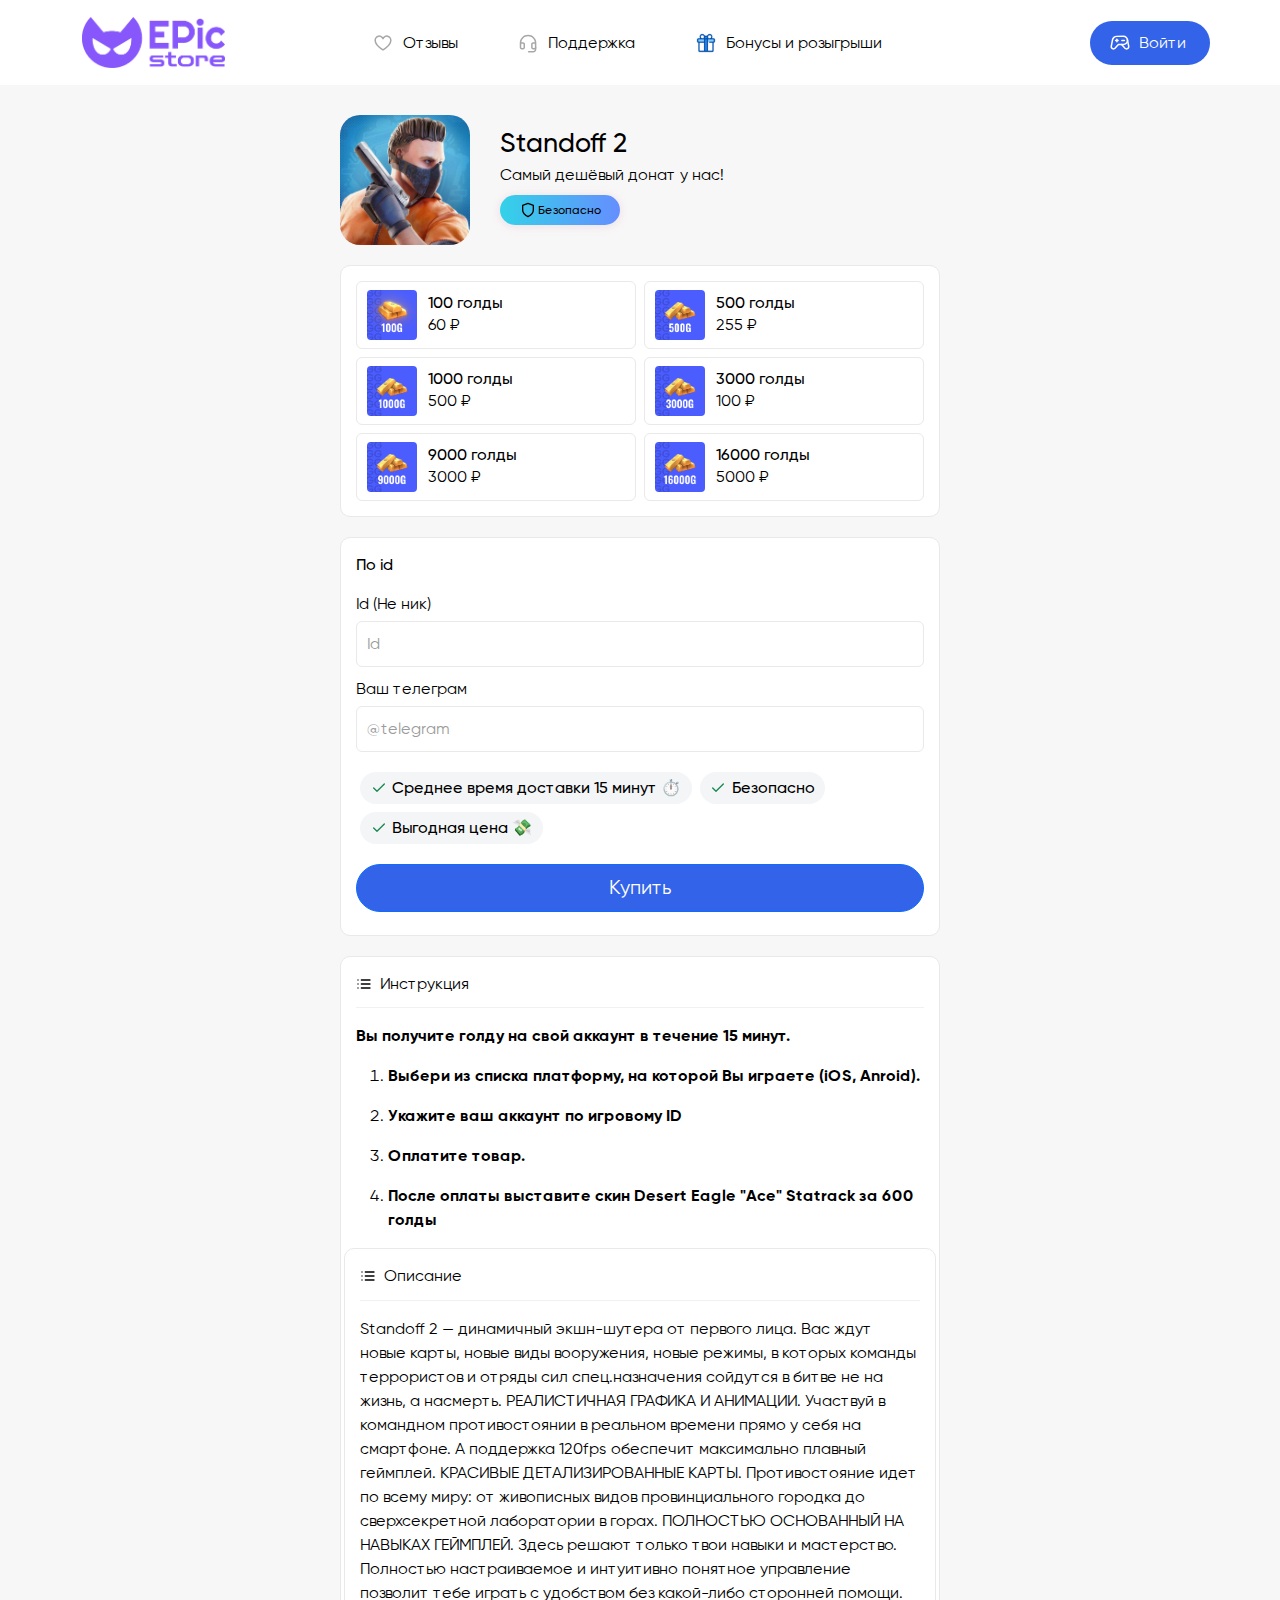
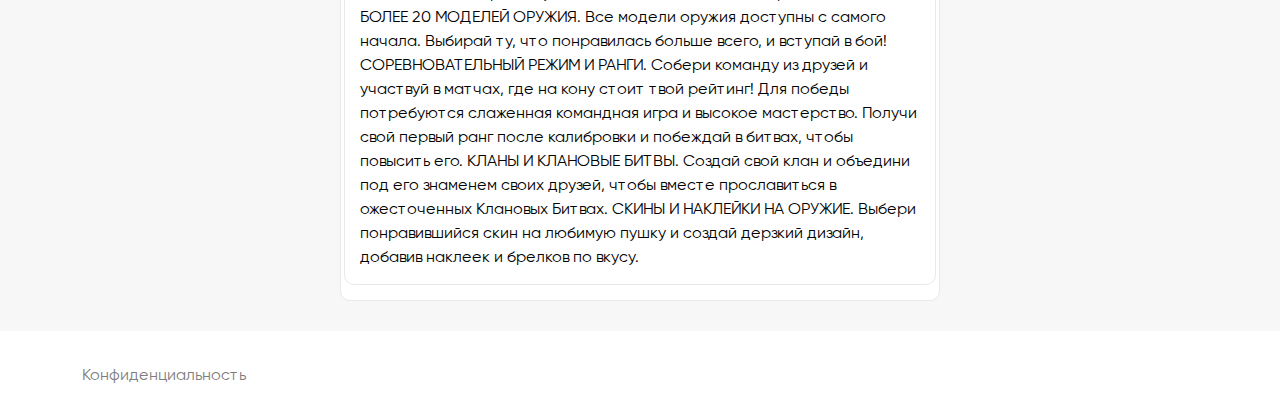
<file: newshop/products/standoff/standoff.html>
<!doctype html>
<html lang="ru-RU">
    <head>
        <meta charset="UTF-8">
        <meta name="viewport" content="width=device-width, initial-scale=1">

        <meta itemprop="description" content="Магазин игрового доната!">
        <meta itemprop="og:description" content="Магазин игрового доната!">
        <link media="all" href="../../cache/autoptimize/css/autoptimize_aaf5c9c3e99953ea307bc2b321fbbb73.css" rel="stylesheet">
        <title>Epic Store</title>
        <meta name='robots' content='max-image-preview:large'/>
        <link href='https://fonts.gstatic.com' crossorigin='anonymous' rel='preconnect'/>
        <meta name="generator" content="WordPress 6.6"/>
        <meta name="generator" content="WooCommerce 8.9.3"/>
        <meta name="generator" content="webp-uploads 2.0.1">
        <link rel="icon" href="../../minilogo.png"/>
        <link rel="shortcut icon" href="../../minilogo.png"/>
    </head>
    <body>

        <div class="container" id="container">
            <section id="header">
                <div class="container">
                    <div class="row">
                        <div class="col t-logo">
                            <a href="../../index.html">
                                <img class='light-logo' src="../../darklogo.png">
                            </a>
                        </div>
                        <ul id="menu-primary" class="col t-nav t-desktop">
                            <li class="t-nav-link">
                                <a href="../../reviews/reviews.html">Отзывы</a>
                            </li>
                            <li class="t-nav-link">
                                <a href="../../help/help.html">Поддержка</a>
                            </li>
                            <li class="t-nav-link">
                                <a href="../../bonus/bonus.html">Бонусы и розыгрыши</a>
                            </li>
                        </ul>
                            <div class="col-auto t-login">
                                <a class="login-btn round-btn text-center" href="../../accaunt/login.html">Войти </a>
                            </div>
                            <div class="col-auto t-menu">
                                <a class="t-menu-ico menu-btn"></a>
                            </div>
                    </div>
                </div>
                <nav class="mobile-nav">
                    <div class="mobile-nav__inner">
                        <ul id="menu-mobile-menu" class="">
                            <li class="pushy-link">
                                <a href="../../reviews/reviews.html">Отзывы</a>
                            </li>
                            <li class="pushy-link">
                                <a href="../../help/help.html">Поддержка</a>
                            </li>
                            <li class="pushy-link">
                                <a href="../../bonus/bonus.html">Бонусы и розыгрыши</a>
                            </li>
                        </ul>
                    </div>
                </nav>
                <script>
                    const menuButton = document.querySelector('.t-menu');
                    const mobileNav = document.querySelector('.mobile-nav');

                    menuButton.addEventListener('click', () => {
                    mobileNav.classList.toggle('active');
                    });
                </script>
            </section>
        </div>


        <div class="main-wrapper">
            <main id="primary" class="site-main">
                <section id='products'>
                    <div class='container'>
                        <div class='row'>
                            <div class='good-header'>
                                <div class='good-header-cover'>
                                    <div class='category-img-outer' style='background: linear-gradient()'>
                                        <div class='category-img-wrapper' style='background: linear-gradient()'></div>
                                        <img class='category-img lazy' src="standoff.png" alt="">
                                    </div>
                                    <div class='good-header-data'>
                                        <h1 class='good-h1'>Standoff 2</h1>
                                        <div class='good-header-data-description'>Самый дешёвый донат у нас!</div>
                                        <div class='good-header-data-official'>
                                            <div class='good-header-data-official_pan'>
                                                <i class='i i-shield'></i>
                                                Безопасно
                                            </div>
                                        </div>
                                    </div>
                                </div>
                            </div>
                        </div>
                        <div class='row t-products-row block-section block-section-border'>
                            <div class="t-product-card " data-product-info='{"id": 118, "price": 60}'>
                                <div class="pack selection">
                                    <div class="pack-data">
                                        <img src='100g.png' alt="" class="lazyload pack-cover" width="50" height="50">
                                        <div class="pack-info">
                                            <div class="pack-name">100 голды</div>
                                            <div class="pack-prices">
                                                <div class="pack-prices_actual">60 &#8381;</div>
                                            </div>
                                        </div>
                                    </div>
                                    <div class="pack-cart-icon">
                                        <i class="i i-check"></i>
                                    </div>
                                </div>
                            </div>
                            <div class="t-product-card " data-product-info='{"id": 118, "price": 255}'>
                                <div class="pack selection">
                                    <div class="pack-data">
                                        <img src='500g.jpg' alt="" class="lazyload pack-cover" width="50" height="50">
                                        <div class="pack-info">
                                            <div class="pack-name">500 голды</div>
                                            <div class="pack-prices">
                                                <div class="pack-prices_actual">255 &#8381;</div>
                                            </div>
                                        </div>
                                    </div>
                                    <div class="pack-cart-icon">
                                        <i class="i i-check"></i>
                                    </div>
                                </div>
                            </div>
                            <div class="t-product-card " data-product-info='{"id": 118, "price": 500}'>
                                <div class="pack selection">
                                    <div class="pack-data">
                                        <img src='1000g.png' alt="" class="lazyload pack-cover" width="50" height="50">
                                        <div class="pack-info">
                                            <div class="pack-name">1000 голды</div>
                                            <div class="pack-prices">
                                                <div class="pack-prices_actual">500 &#8381;</div>
                                            </div>
                                        </div>
                                    </div>
                                    <div class="pack-cart-icon">
                                        <i class="i i-check"></i>
                                    </div>
                                </div>
                            </div>
                            <div class="t-product-card " data-product-info='{"id": 118, "price": 1000}'>
                                <div class="pack selection">
                                    <div class="pack-data">
                                        <img src='3000g.png' alt="" class="lazyload pack-cover" width="50" height="50">
                                        <div class="pack-info">
                                            <div class="pack-name">3000 голды</div>
                                            <div class="pack-prices">
                                                <div class="pack-prices_actual">100 &#8381;</div>
                                            </div>
                                        </div>
                                    </div>
                                    <div class="pack-cart-icon">
                                        <i class="i i-check"></i>
                                    </div>
                                </div>
                            </div>
                            <div class="t-product-card " data-product-info='{"id": 118, "price": 3000}'>
                                <div class="pack selection">
                                    <div class="pack-data">
                                        <img src='9000g.png' alt="" class="lazyload pack-cover" width="50" height="50">
                                        <div class="pack-info">
                                            <div class="pack-name">9000 голды</div>
                                            <div class="pack-prices">
                                                <div class="pack-prices_actual">3000 &#8381;</div>
                                            </div>
                                        </div>
                                    </div>
                                    <div class="pack-cart-icon">
                                        <i class="i i-check"></i>
                                    </div>
                                </div>
                            </div>
                            <div class="t-product-card " data-product-info='{"id": 118, "price": 5000}'>
                                <div class="pack selection">
                                    <div class="pack-data">
                                        <img src='16000g.png' alt="" class="lazyload pack-cover" width="50" height="50">
                                        <div class="pack-info">
                                            <div class="pack-name">16000 голды</div>
                                            <div class="pack-prices">
                                                <div class="pack-prices_actual">5000 &#8381;</div>
                                            </div>
                                        </div>
                                    </div>
                                    <div class="pack-cart-icon">
                                        <i class="i i-check"></i>
                                    </div>
                                </div>
                            </div>

                        </div>
                        <div class='row block-section block-section-border fields-row'>
                            <div class='payment-option-header'>По id</div>
                            <div class='form-group form-row-wide'>
                                <form class='category-order-form'>
                                    <input class='form-check-input' type='hidden' name='type' id='type_manual' value='manual' checked>
                                    <input class='form-check-input' type='hidden' name='termId' id='termId' value='33' data-label='33' checked>
                                    <input class='form-check-input' type='hidden' name='paymentBy' id='paymentBy' value='По входу на Riot Gаmes'>
                                    <div class='form-control-wrap'>
                                        <label>
                                            <div>Id (Не ник)</div>
                                            <input type='text' class='form-control' name='login' id='login' placeholder='Id' required>
                                        </label>
                                    </div>
                                    <div class='form-control-wrap'>
                                        <label>
                                            <div>Ваш телеграм</div>
                                            <input type='text' class='form-control' name='contact_me' id='contact_me' autocomplete='off' placeholder='@telegram' value='' required>
                                        </label>
                                    </div>
                                    <div class="good-advantages">
                                        <div class='good-advantages_item'>
                                            <i class='i i-check'></i>
                                            Среднее время доставки 15 минут ⏱️
                                        </div>
                                        <div class='good-advantages_item'>
                                            <i class='i i-check'></i>
                                            Безопасно
                                        </div>
                                        <div class='good-advantages_item'>
                                            <i class='i i-check'></i>
                                            Выгодная цена 💸
                                        </div>
                                    </div>
                                    <div class='good-overal-buy'>
                                        <button class='btn btn-lg btn-primary' type='submit'>Купить</button>
                                    </div>
                                </form>
                            </div>
                        </div>
                        <div class='row block-section block-section-border'>
                            <div class='good-data-item_label'>
                                <i class='i i-todo'></i>
                                Инструкция
                            </div>
                            <div class='good-data-item_text'>
                                <strong>Вы получите голду на свой аккаунт в течение 15 минут.
                                </strong>
                                <strong></strong>
                                <strong></strong>
                                <ol>
                                    <li>
                                        <strong>Выбери из списка платформу, на которой Вы играете (iOS, Anroid).</strong>
                                        </strong>
                                    </li>
                                    <li>
                                        <strong>Укажите ваш аккаунт по игровому ID
                                        </strong>
                                        <em>                                        </em>
                                    </li>
                                    <li>
                                        <strong>Оплатите товар.
                                        </strong>
                                    </li>
                                    <li>
                                        <strong>После оплаты выставите скин Desert Eagle "Ace" Statrack за 600 голды
                                        </strong>

                                    </li>
                                </ol>
                        <div class='row block-section block-section-border'>
                            <div class='good-data-item_label'>
                                <i class='i i-todo'></i>
                                Описание
                            </div>
                            <div class='good-data-item_text'>Standoff 2 — динамичный экшн-шутера от первого лица. Вас ждут новые карты, новые виды вооружения, новые режимы, в которых команды террористов и отряды сил спец.назначения сойдутся в битве не на жизнь, а насмерть.

                                РЕАЛИСТИЧНАЯ ГРАФИКА И АНИМАЦИИ. Участвуй в командном противостоянии в реальном времени прямо у cебя на смартфоне. А поддержка 120fps обеспечит максимально плавный геймплей.
                                КРАСИВЫЕ ДЕТАЛИЗИРОВАННЫЕ КАРТЫ. Противостояние идет по всему миру: от живописных видов провинциального городка до сверхсекретной лаборатории в горах.
                                ПОЛНОСТЬЮ ОСНОВАННЫЙ НА НАВЫКАХ ГЕЙМПЛЕЙ. Здесь решают только твои навыки и мастерство. Полностью настраиваемое и интуитивно понятное управление позволит тебе играть с удобством без какой-либо сторонней помощи.
                                БОЛЕЕ 20 МОДЕЛЕЙ ОРУЖИЯ. Все модели оружия доступны с самого начала. Выбирай ту, что понравилась больше всего, и вступай в бой!
                                СОРЕВНОВАТЕЛЬНЫЙ РЕЖИМ И РАНГИ. Собери команду из друзей и участвуй в матчах, где на кону стоит твой рейтинг! Для победы потребуются слаженная командная игра и высокое мастерство. Получи свой первый ранг после калибровки и побеждай в битвах, чтобы повысить его.
                                КЛАНЫ И КЛАНОВЫЕ БИТВЫ. Создай свой клан и объедини под его знаменем своих друзей, чтобы вместе прославиться в ожесточенных Клановых Битвах.
                                СКИНЫ И НАКЛЕЙКИ НА ОРУЖИЕ. Выбери понравившийся скин на любимую пушку и создай дерзкий дизайн, добавив наклеек и брелков по вкусу.
                                </div>
                        </div>
                    </div>
                </section>
                <div class="modal fade" id="steamModal" aria-modal="true" role="dialog">
                    <div class="modal-dialog modal-dialog-centered">
                        <div class="modal-content">
                            <div class="modal-body">
                                <div class="content">
                                    <noscript>
                                        <img class="steam-img" src="https://coolgameservice.com/wp-content/themes/CoolGameServiceMain/assets/img/steam-gif.webp" alt="Steam login">
                                    </noscript>
                                    <img class="lazyload steam-img" src='data:image/svg+xml,%3Csvg%20xmlns=%22http://www.w3.org/2000/svg%22%20viewBox=%220%200%20210%20140%22%3E%3C/svg%3E' data-src="https://coolgameservice.com/wp-content/themes/CoolGameServiceMain/assets/img/steam-gif.webp" alt="Steam login">
                                    <button class="t-save-btn close-steam-modal">Окей</button>
                                </div>
                            </div>
                        </div>
                    </div>
                </div>
            </main>
        </div>
        <footer>
            <div class="container">
                <div class="row align-items-center">
                    <div class="col-4 col-sm-8">
                        <div class="menu-footer-container">
                            <ul id="menu-footer" class="row t-links">
                                <div class="col-auto">
                                    <a rel="privacy-policy" href="https://coolgameservice.com/privacy-policy/">Конфиденциальность</a>
                                </div>
                            </ul>
                        </div>
                    </div>
                    <div class="col-8 col-sm-4">
                        <div class="row t-s">
                            <div class="col-auto">
                                <a target="_blank" rel="nofollow" href="https://t.me/CoolGameService">
                                    <noscript>
                                        <img src="https://coolgameservice.com/wp-content/uploads/2023/09/telegram.svg" alt="https://t.me/CoolGameService">
                                    </noscript>
                                    <img class="lazyload" src='data:image/svg+xml,%3Csvg%20xmlns=%22http://www.w3.org/2000/svg%22%20viewBox=%220%200%20210%20140%22%3E%3C/svg%3E' data-src="https://coolgameservice.com/wp-content/uploads/2023/09/telegram.svg" alt="https://t.me/CoolGameService">
                                </a>
                            </div>
                            <div class="col-auto hidden">
                                <a href="https://freekassa.ru" target="_blank" rel="noopener noreferrer">
                                    <noscript>
                                        <img src="https://cdn.freekassa.ru/banners/big-dark-1.png" title="Прием платежей на сайте">
                                    </noscript>
                                    <img class="lazyload" src='data:image/svg+xml,%3Csvg%20xmlns=%22http://www.w3.org/2000/svg%22%20viewBox=%220%200%20210%20140%22%3E%3C/svg%3E' data-src="https://cdn.freekassa.ru/banners/big-dark-1.png" title="Прием платежей на сайте">
                                </a>
                            </div>
                        </div>
                    </div>
                </div>
            </div>
        </footer>
        <script>
            // Проверяем, есть ли сохраненный email в локальном хранилище
            const savedEmail = localStorage.getItem('email');

            if (savedEmail) {
                // Получаем все ссылки с указанными классами
                const links = document.querySelectorAll('.login-btn.round-btn.text-center');

                // Применяем изменения
                links.forEach(link => {
                    link.className = 'account-btn'; // Заменяем класс
                    link.textContent = ''; // Удаляем текст внутри ссылки
                    link.href = '../../accaunt/myAccaunt.html'; // Устанавливаем ссылку на файл myAccount.html
                });
            }
        </script>




</body>
</html>
</file>
